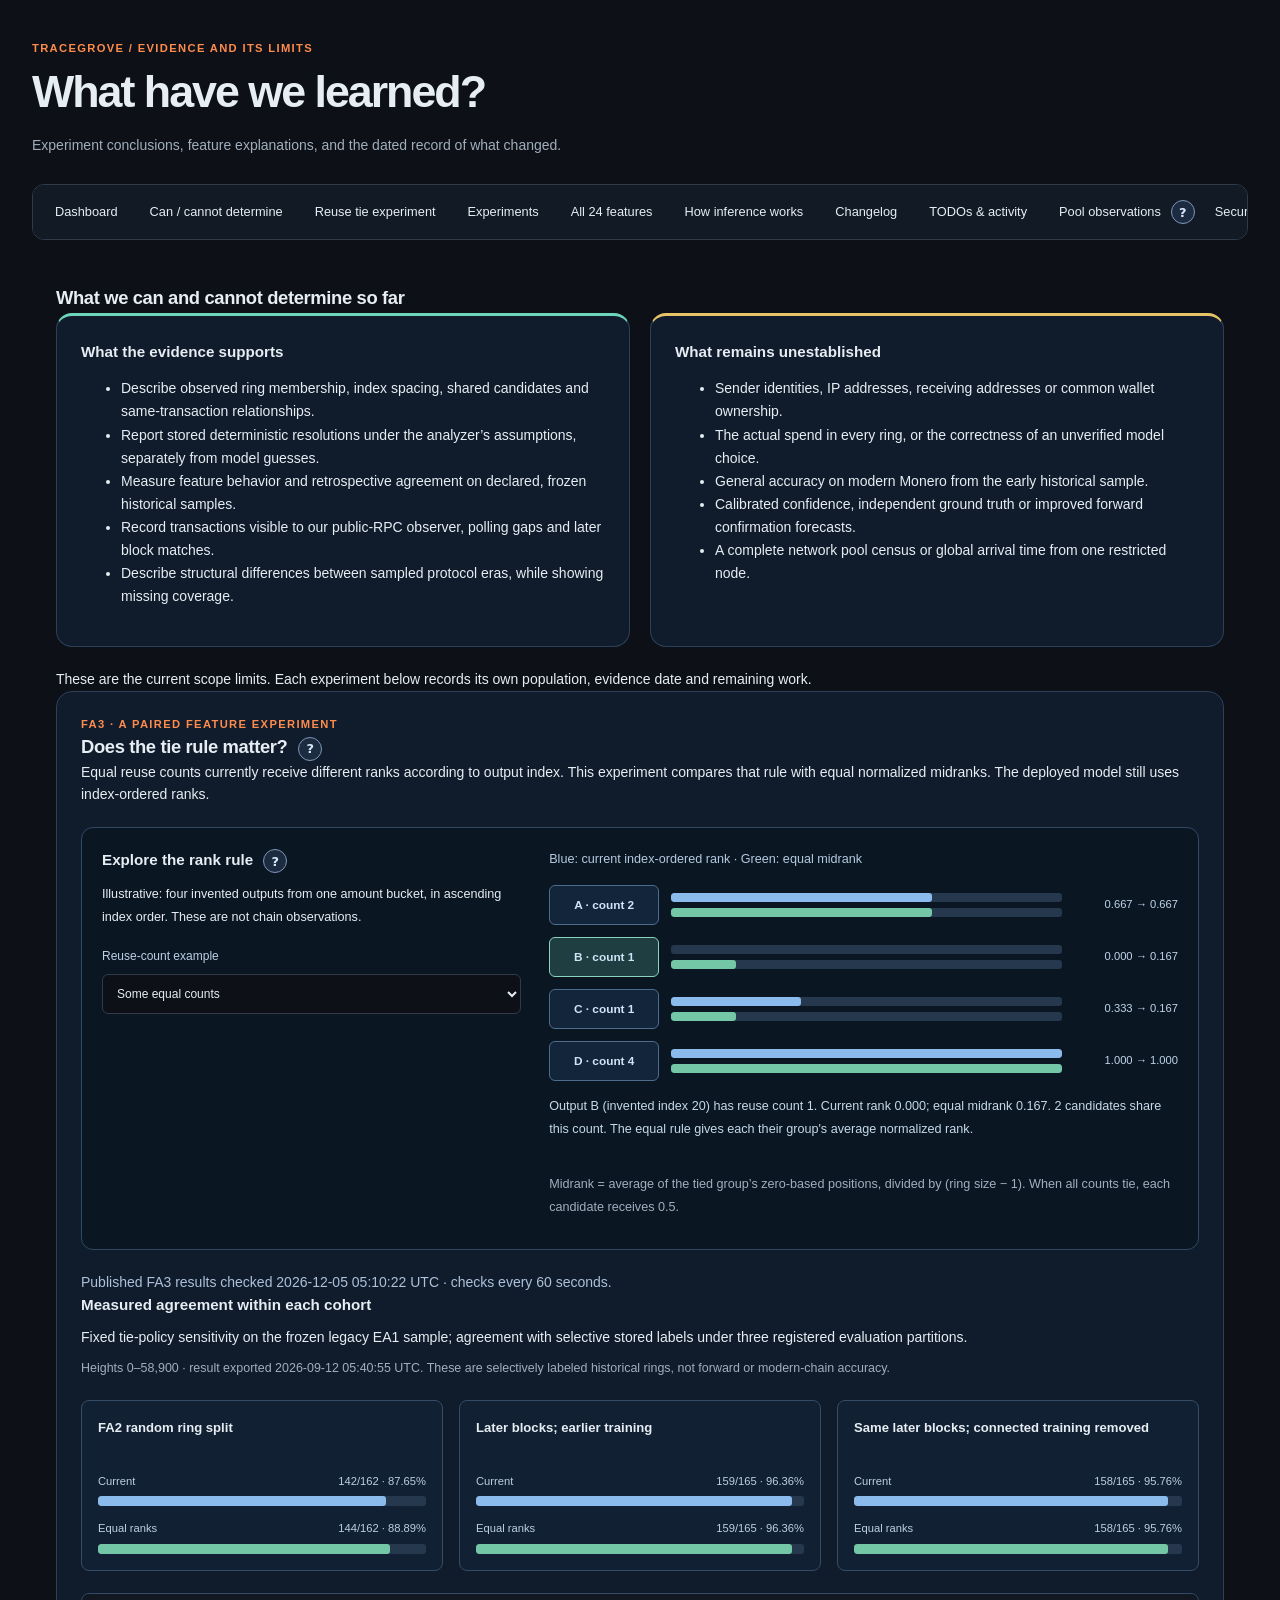
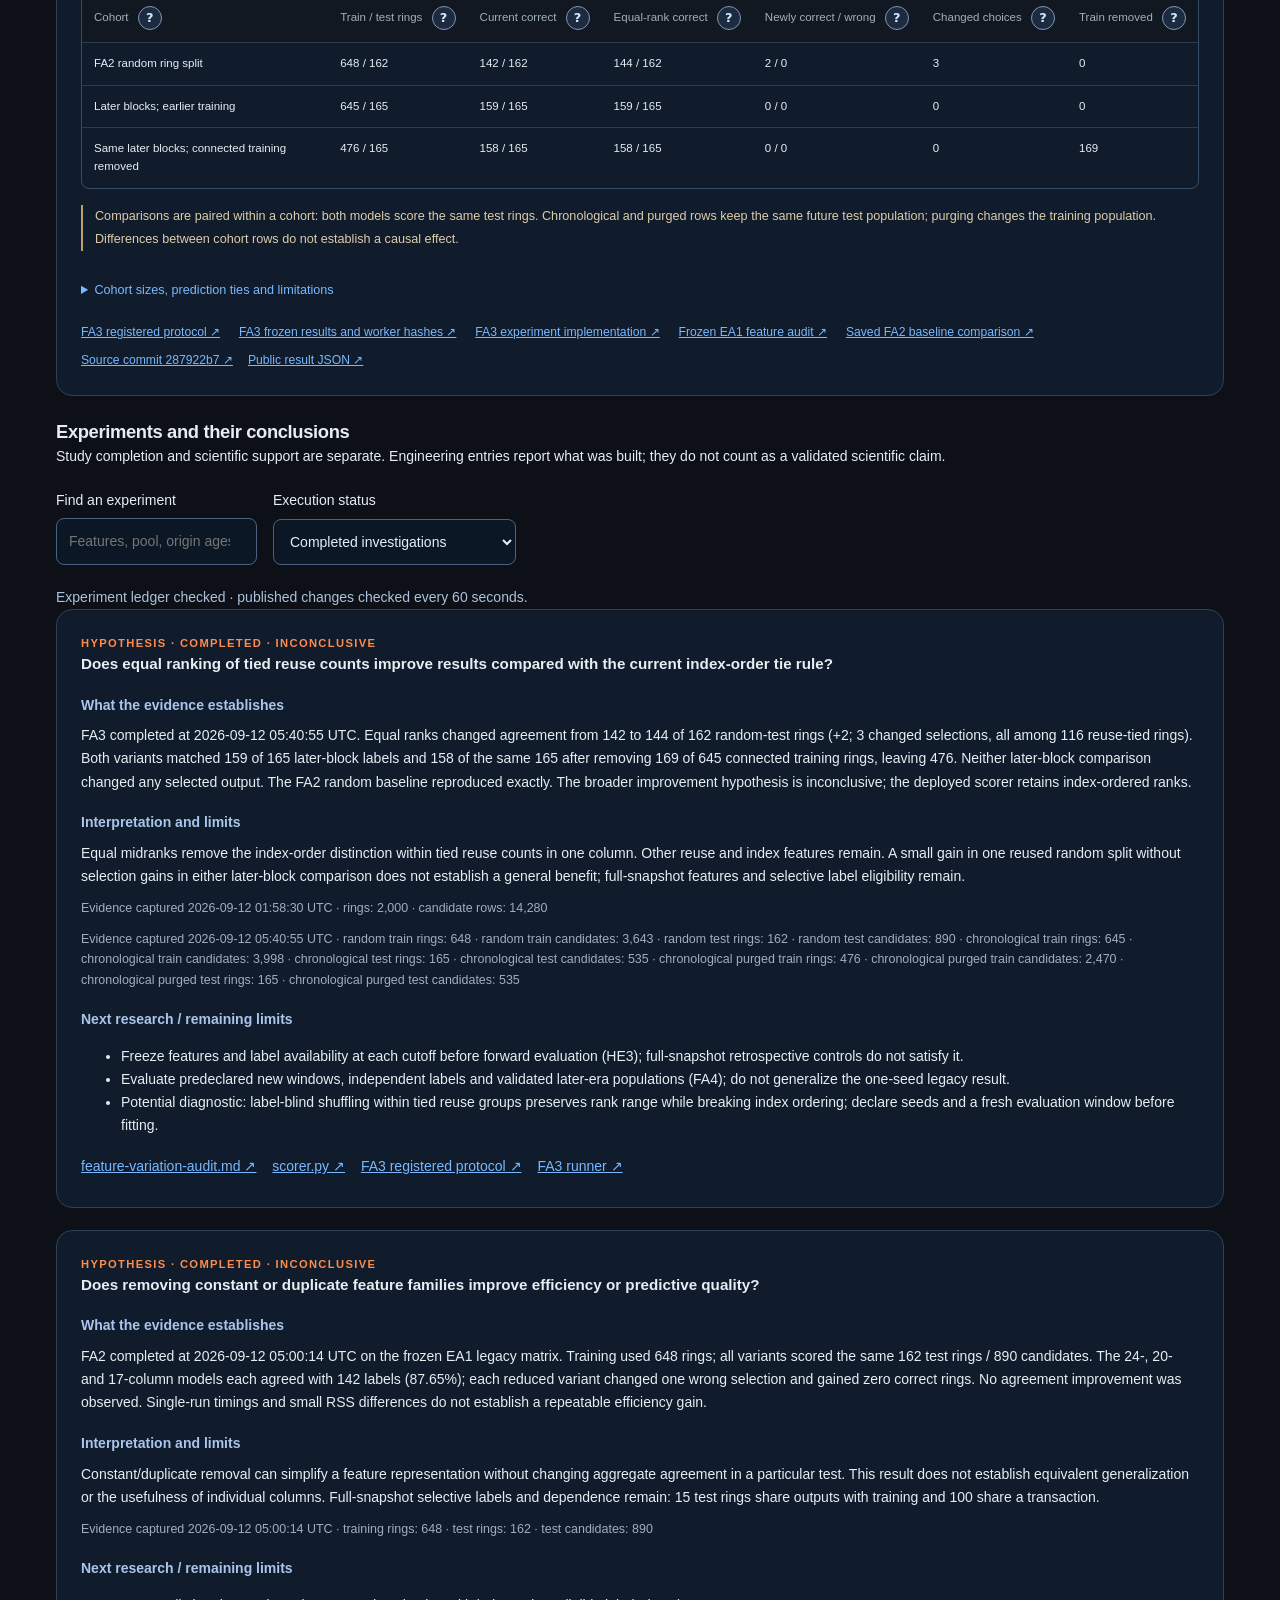
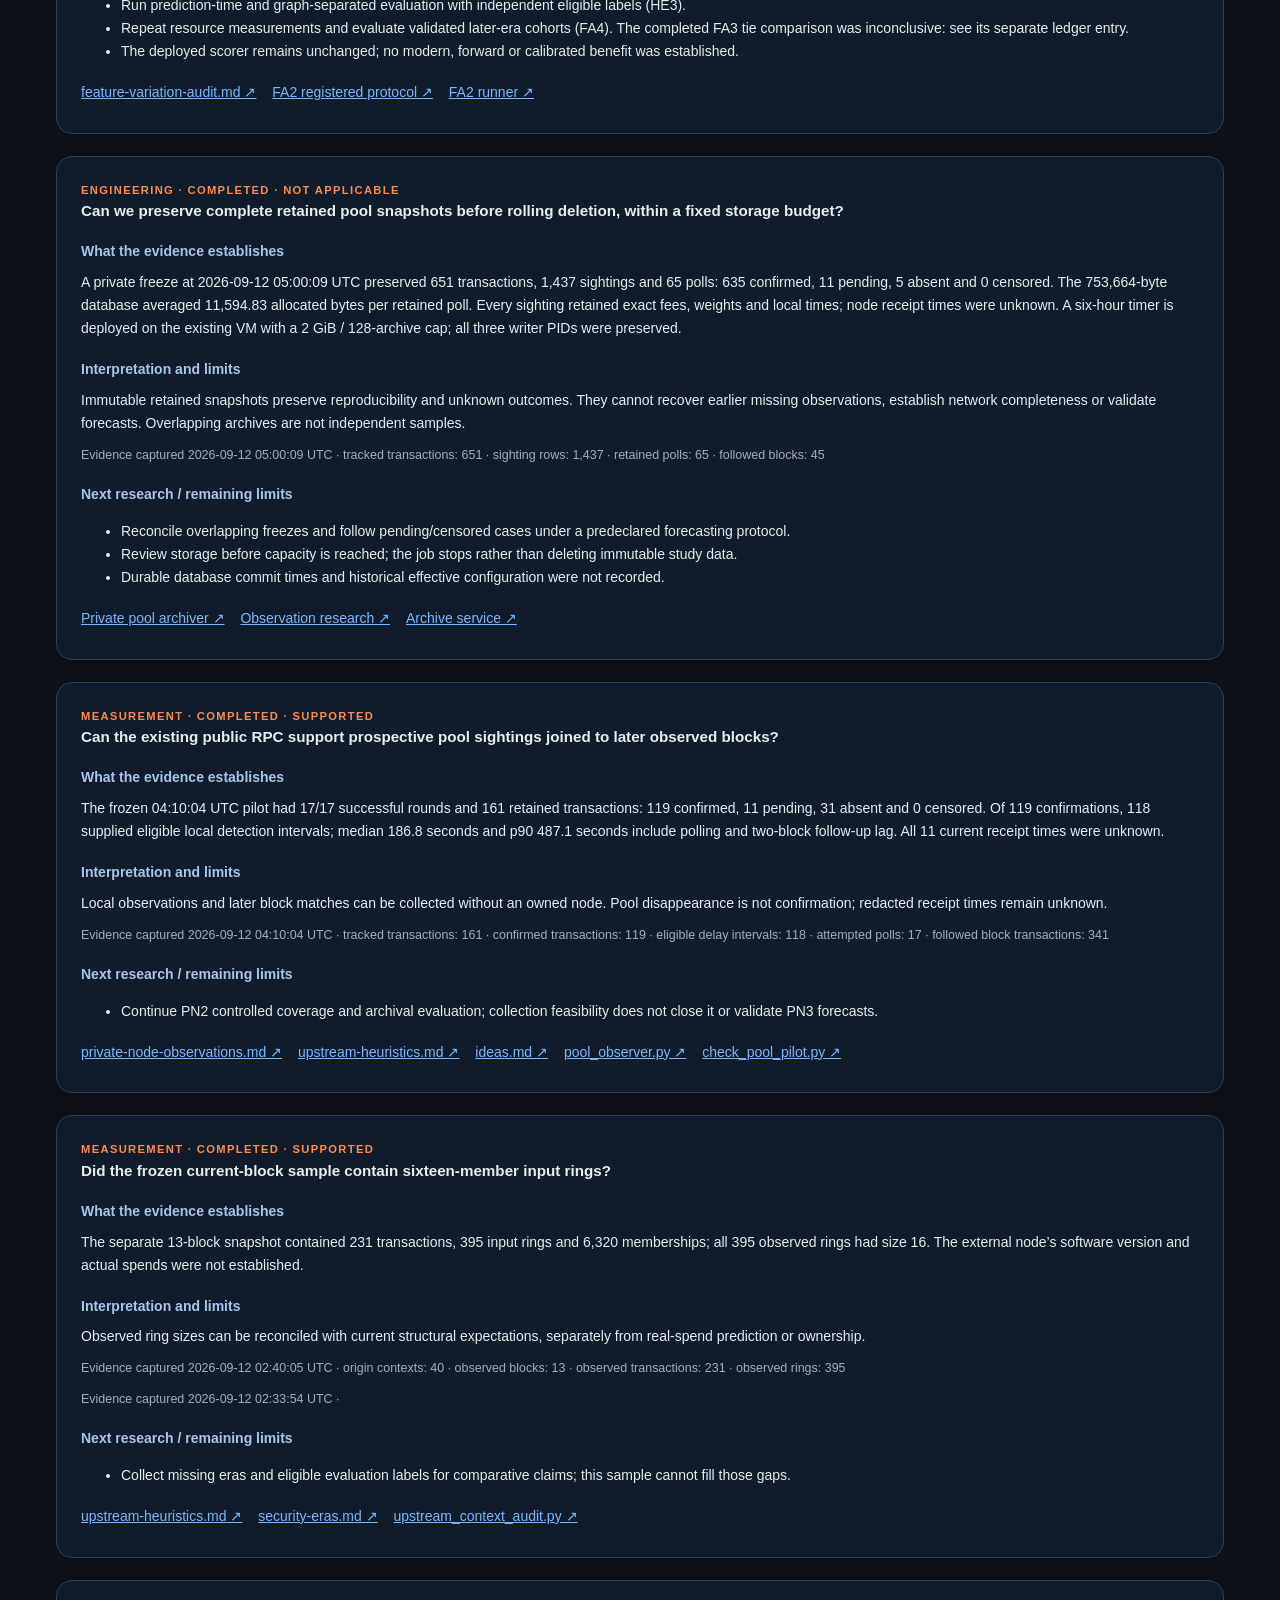
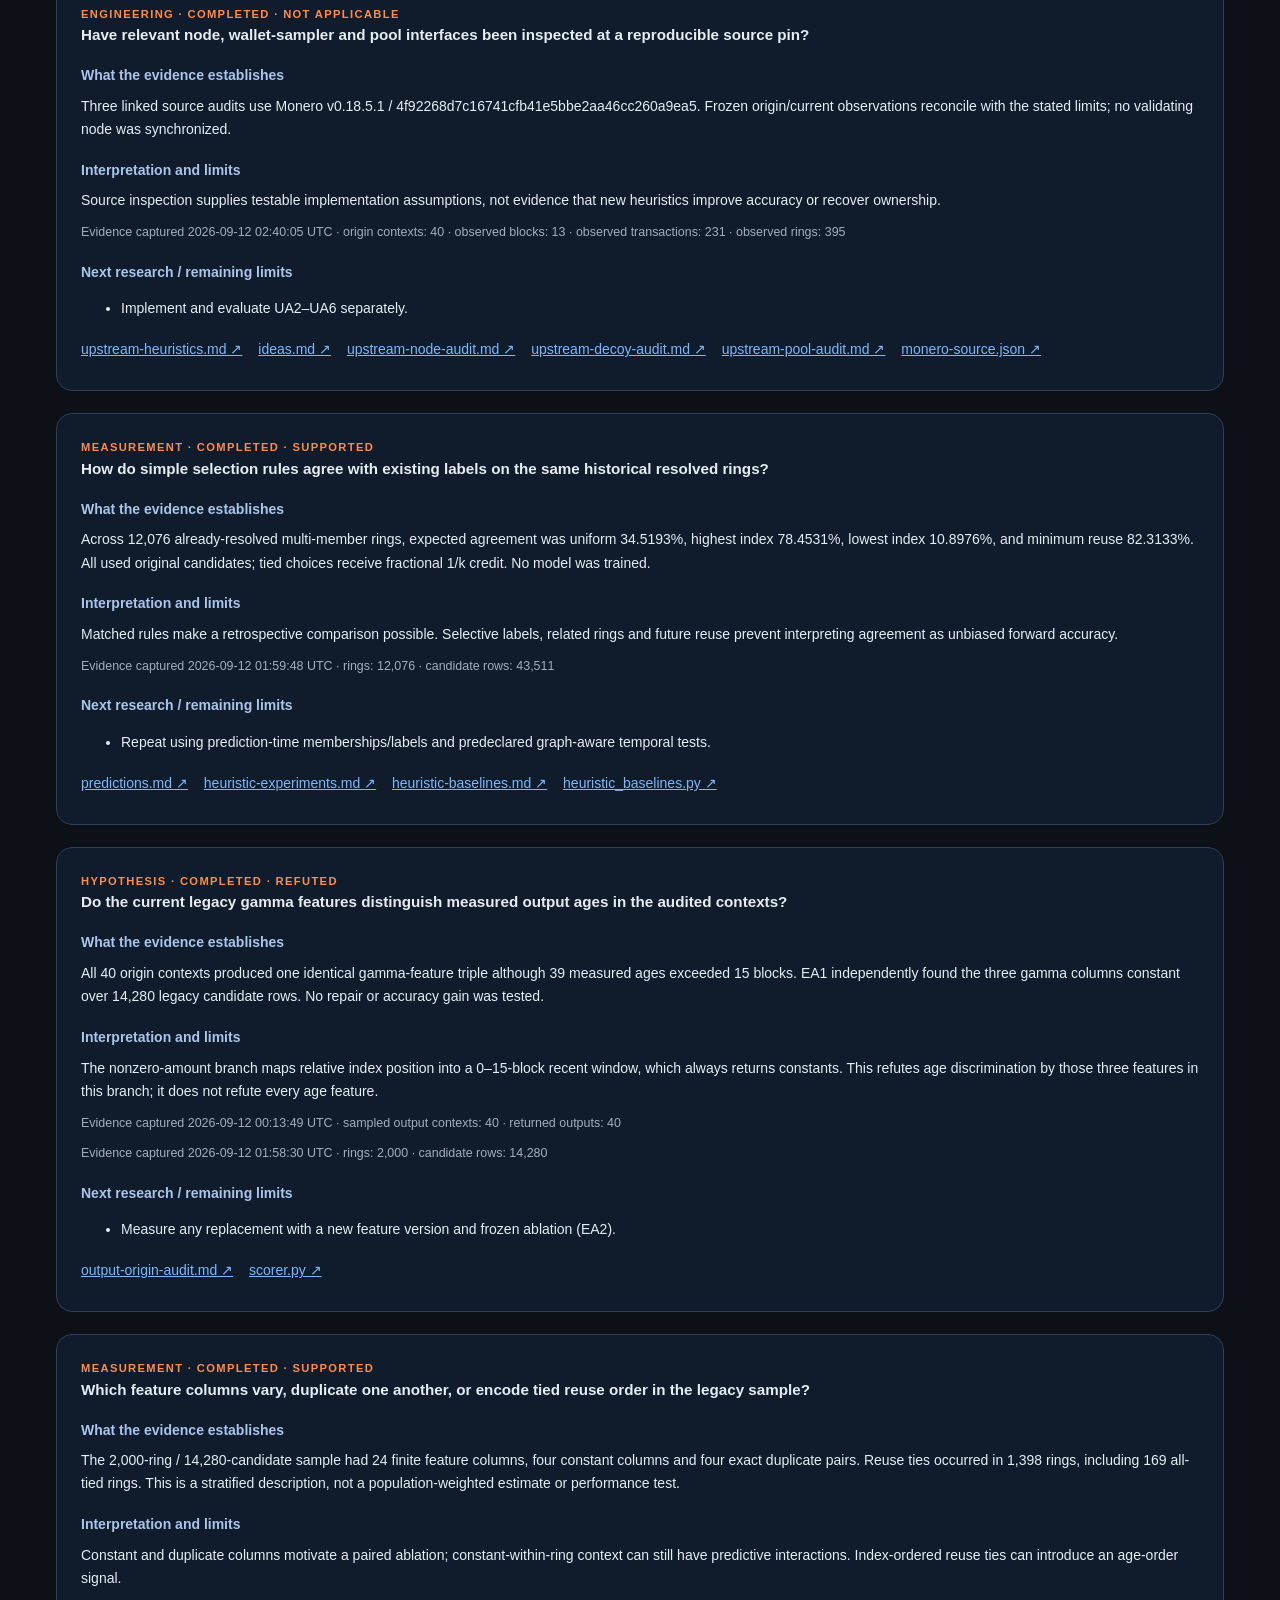
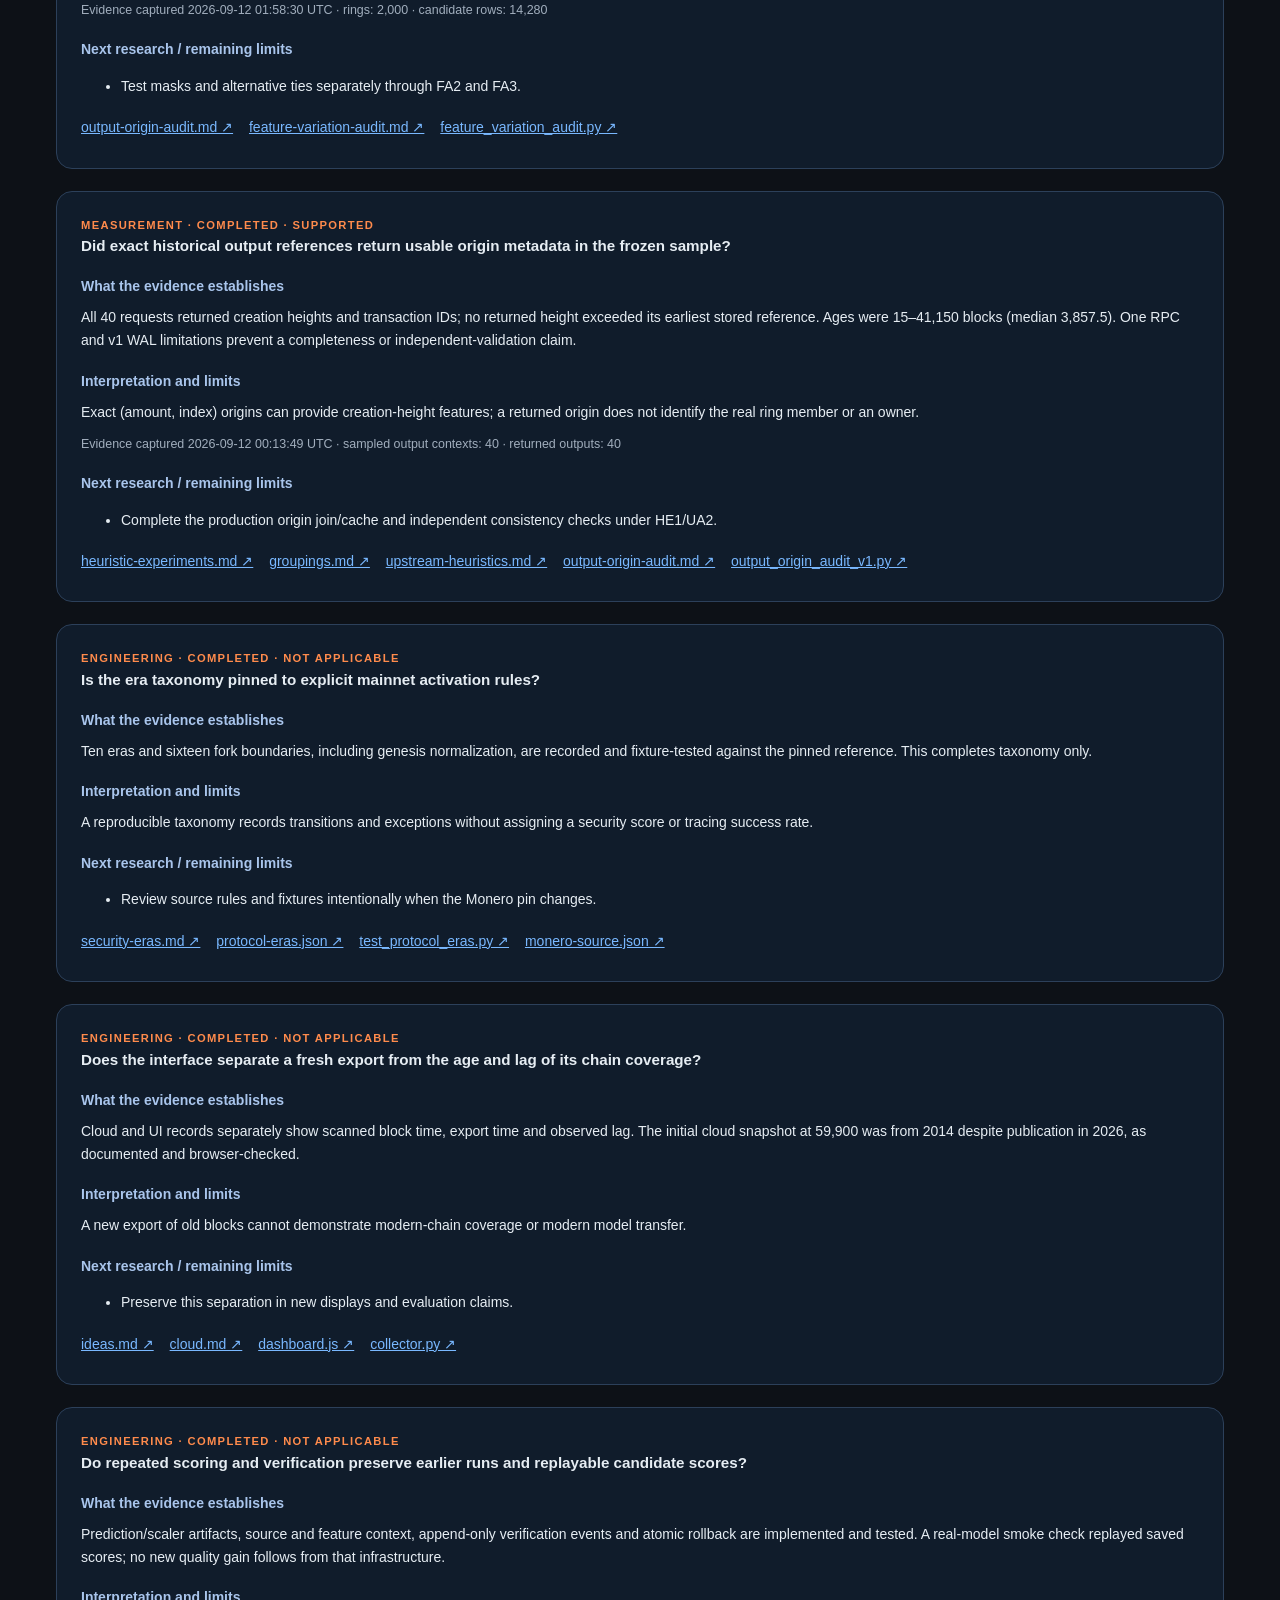
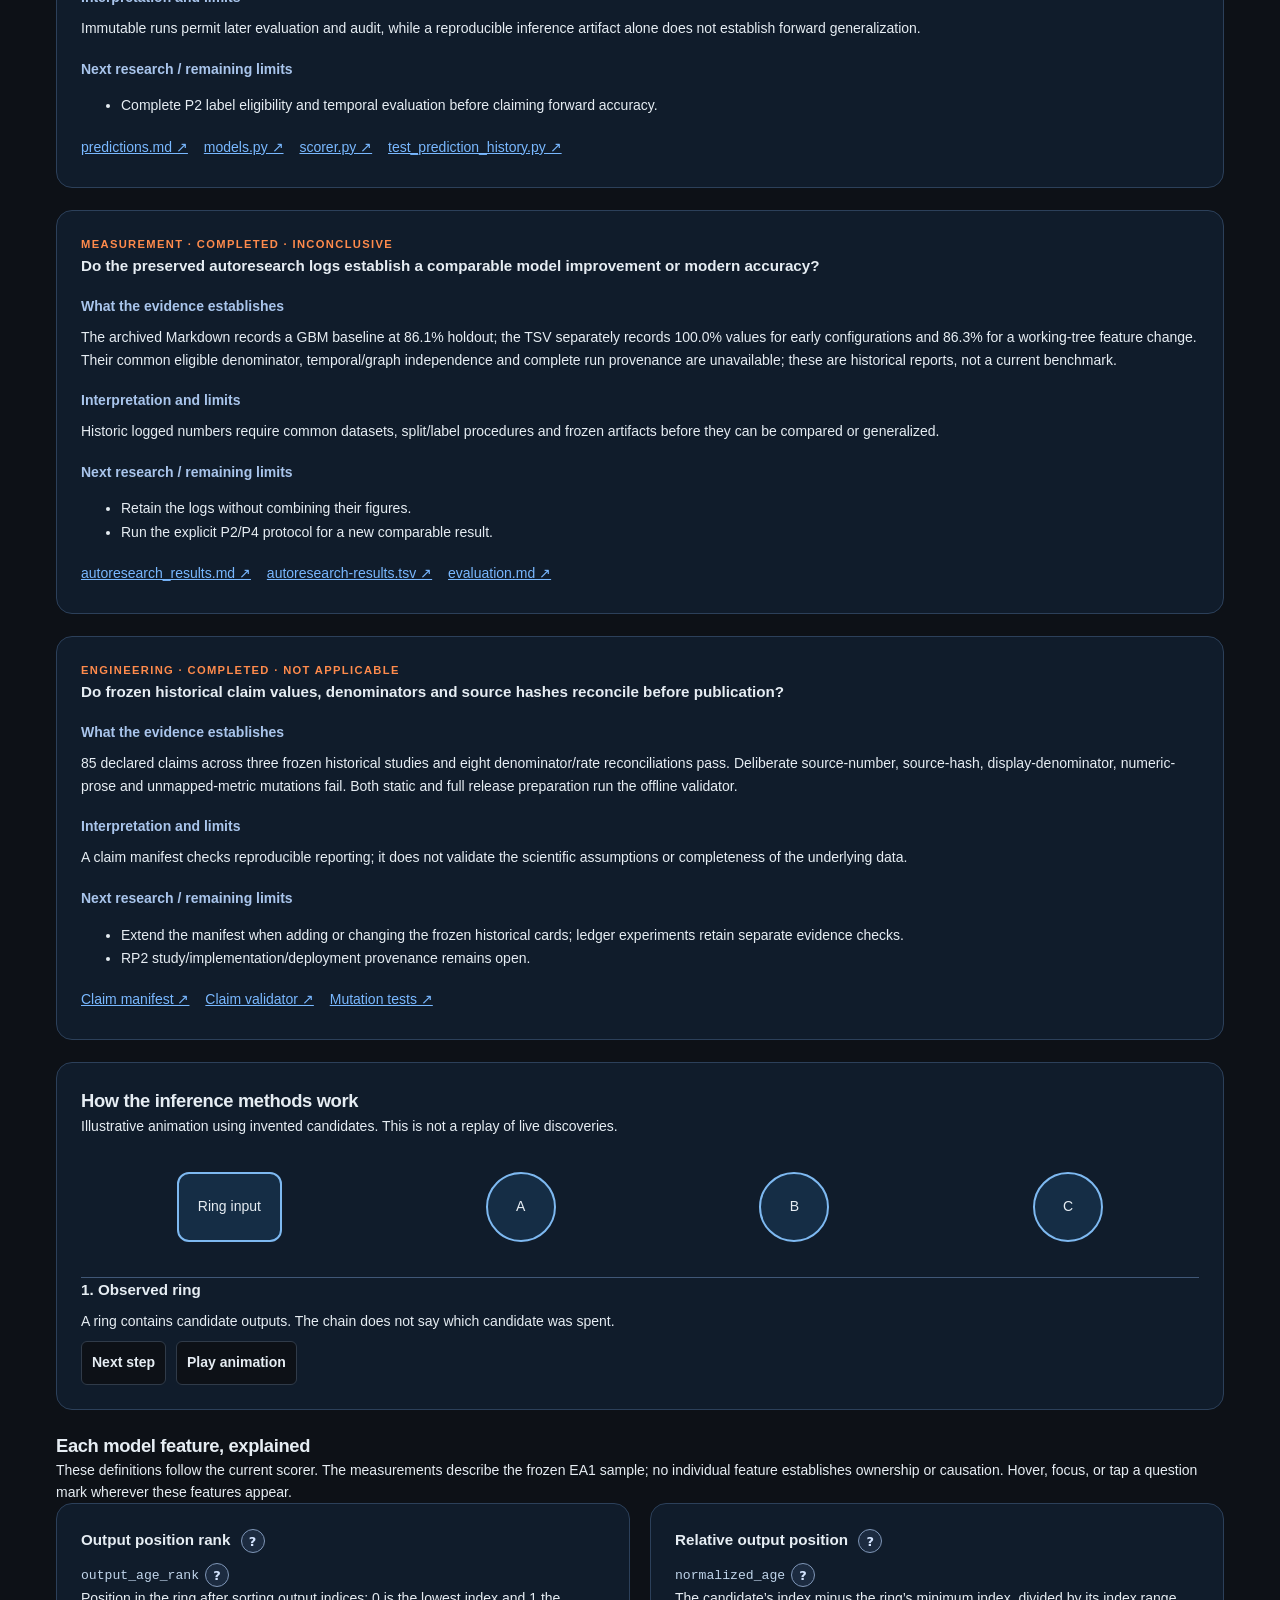
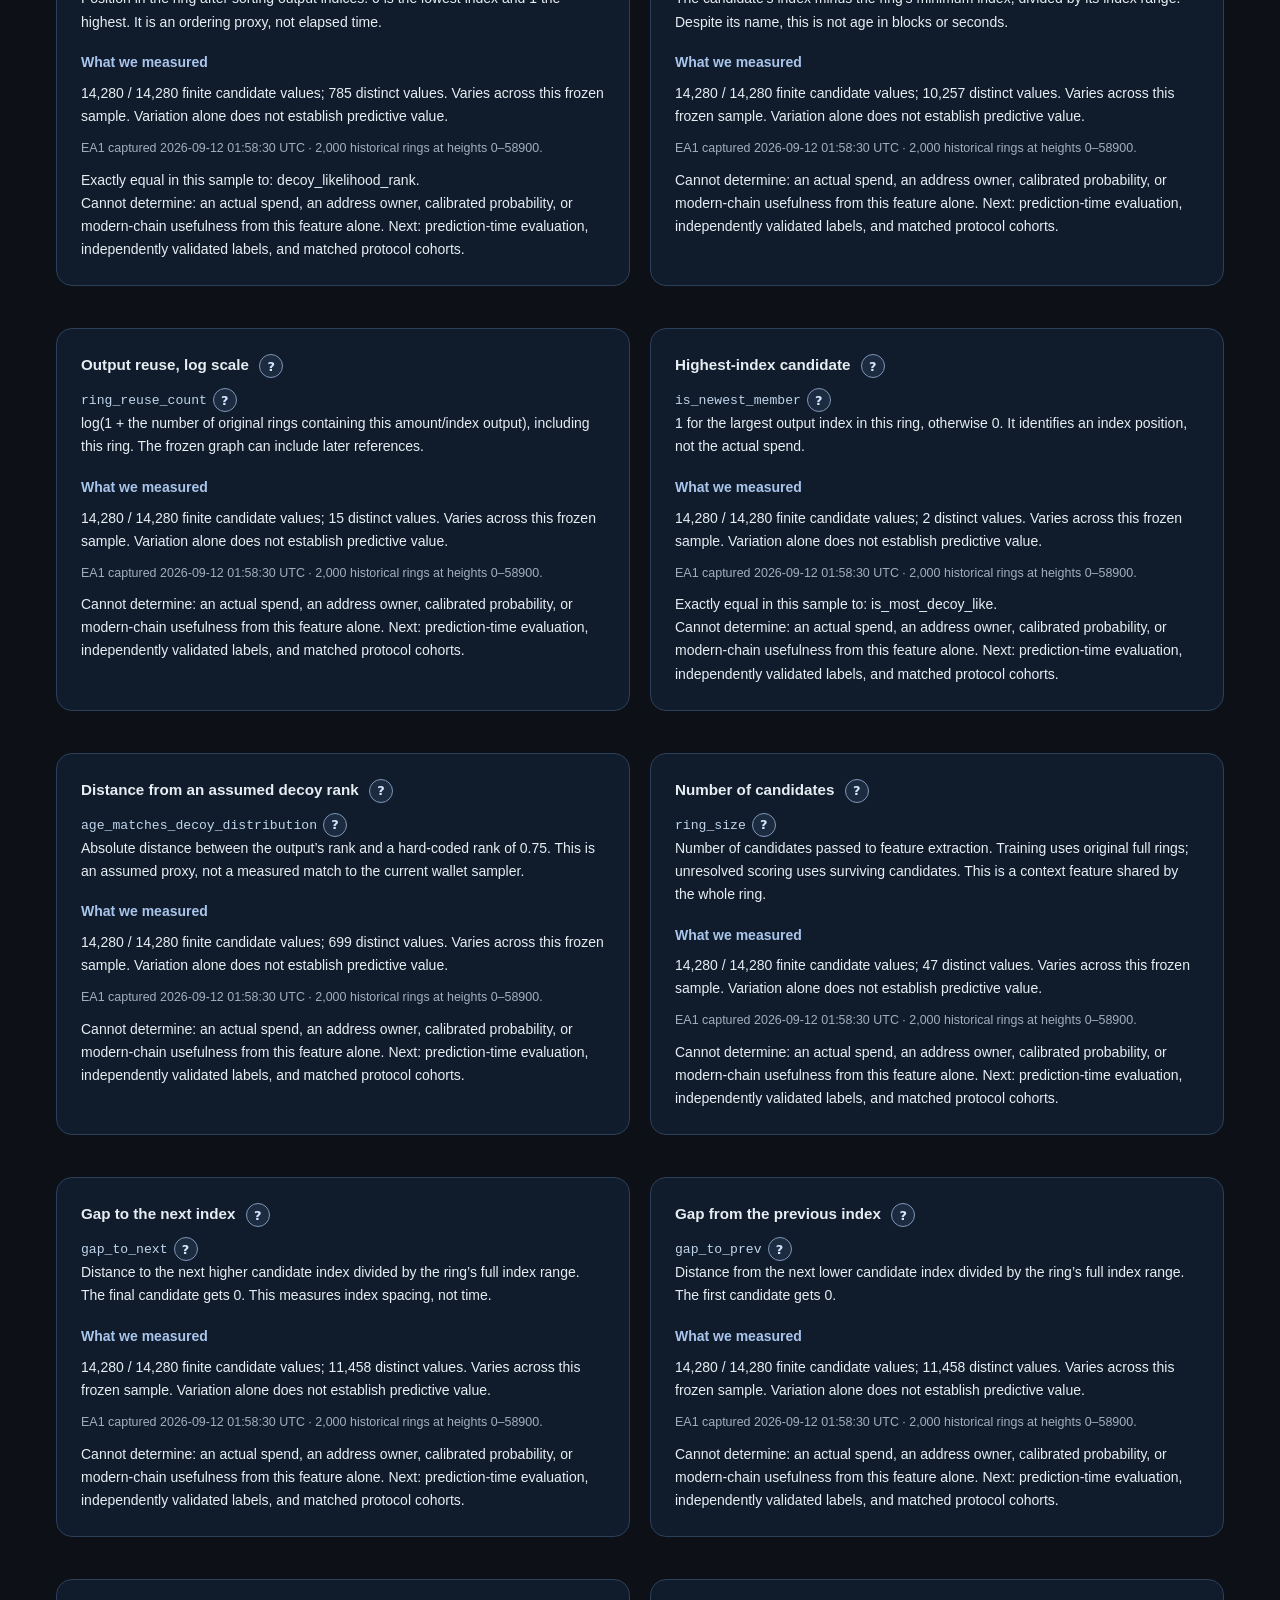
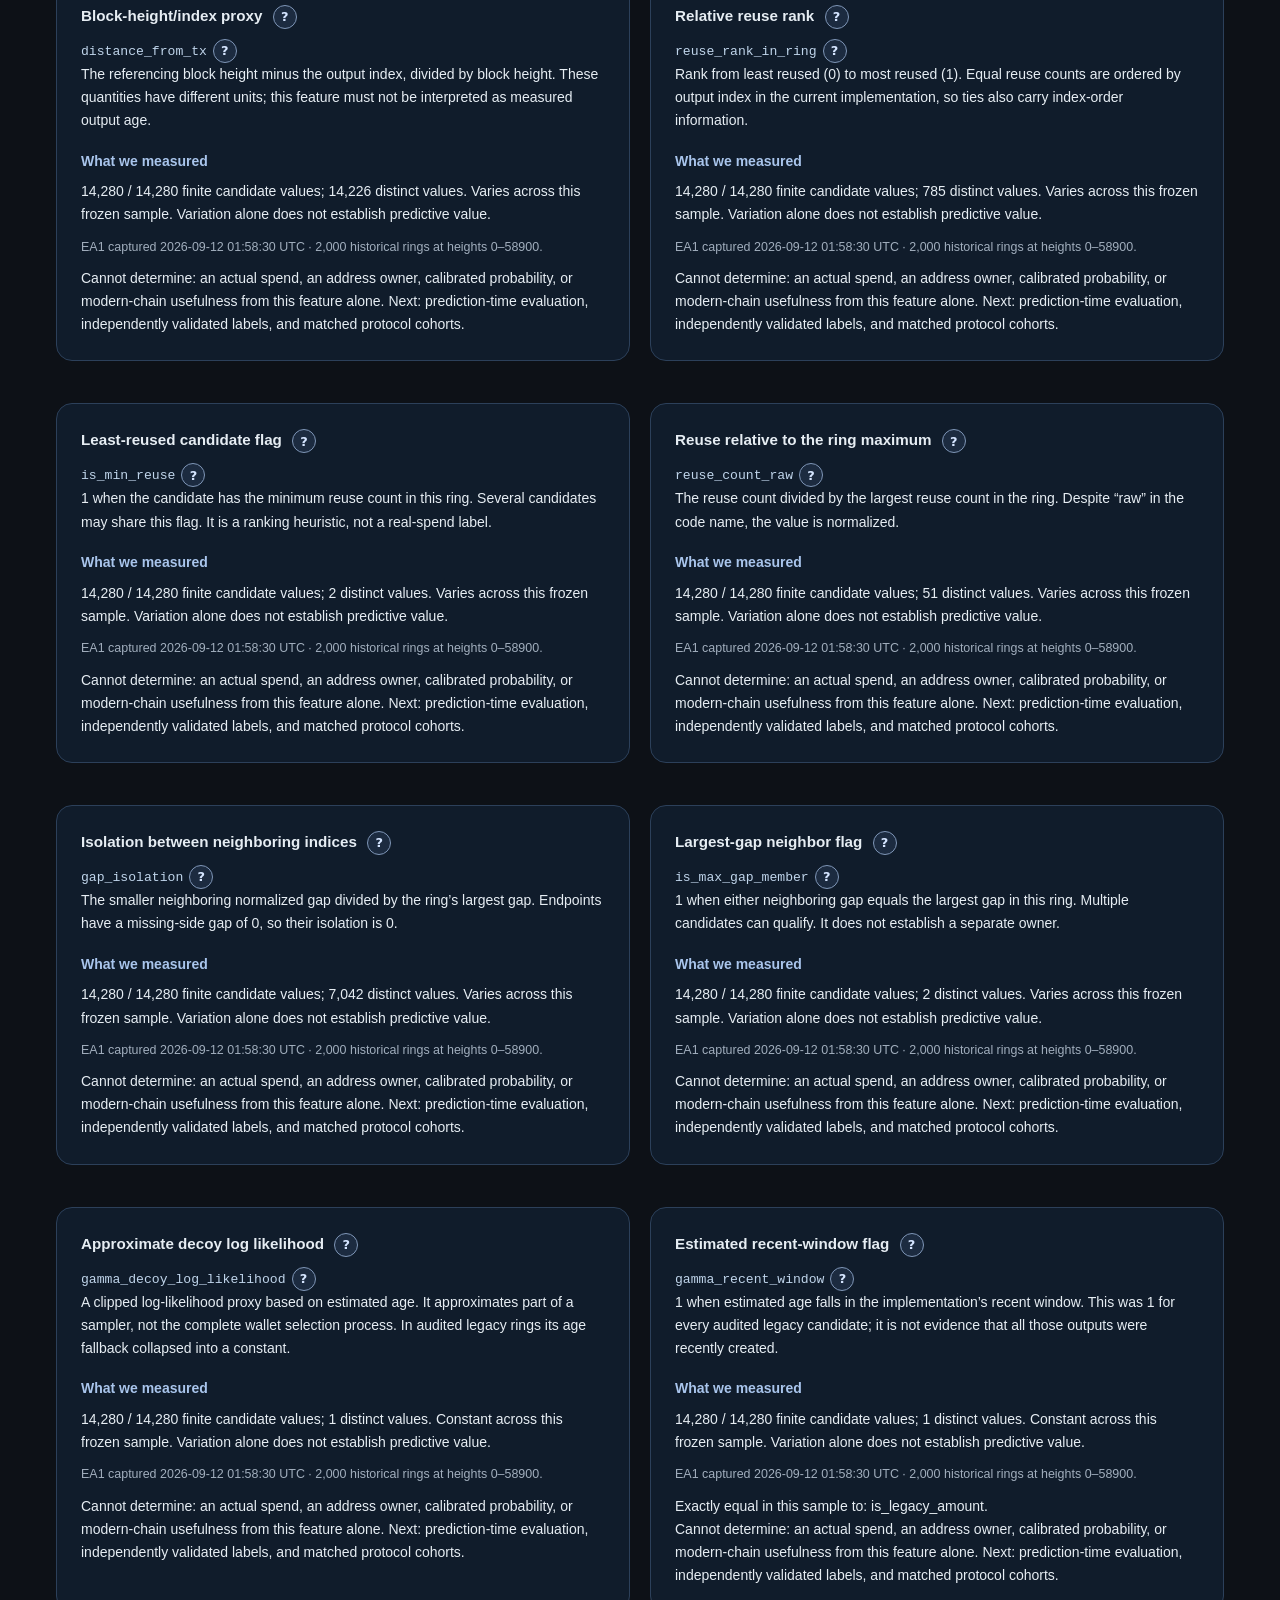
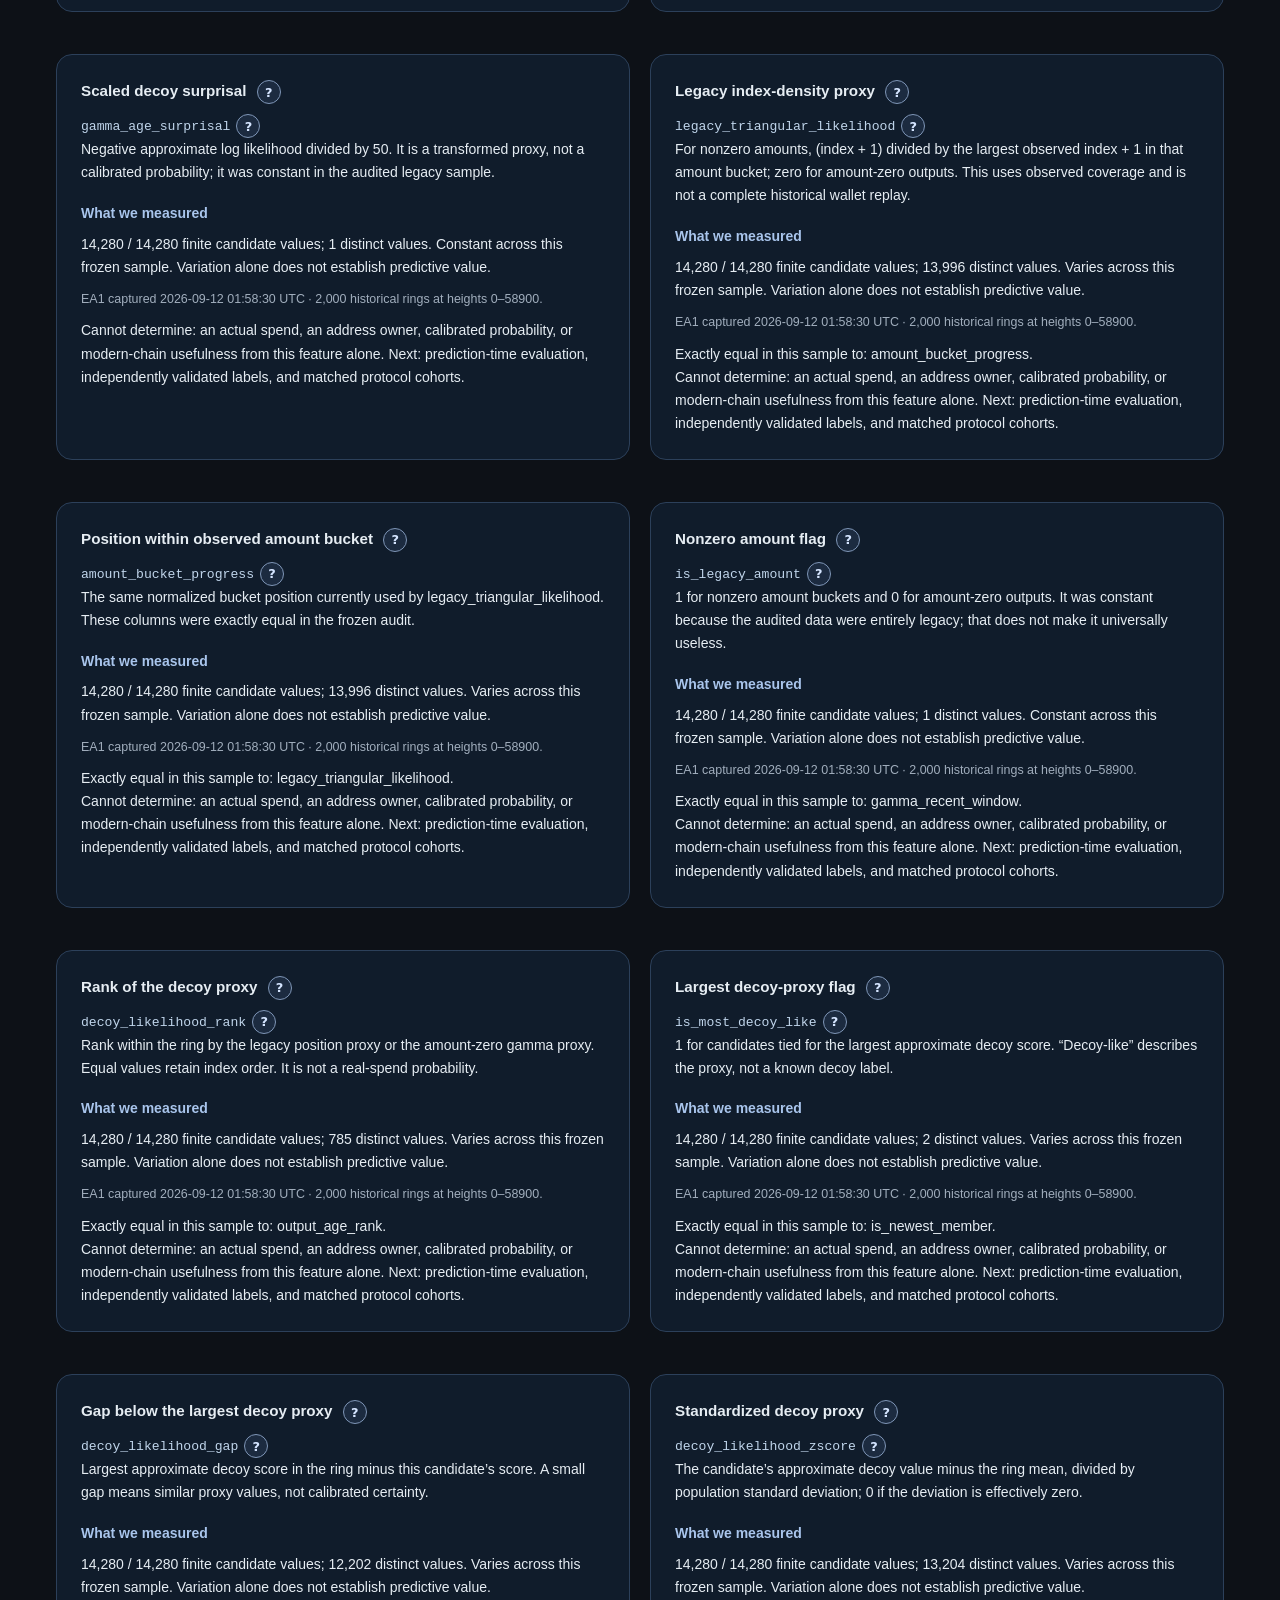
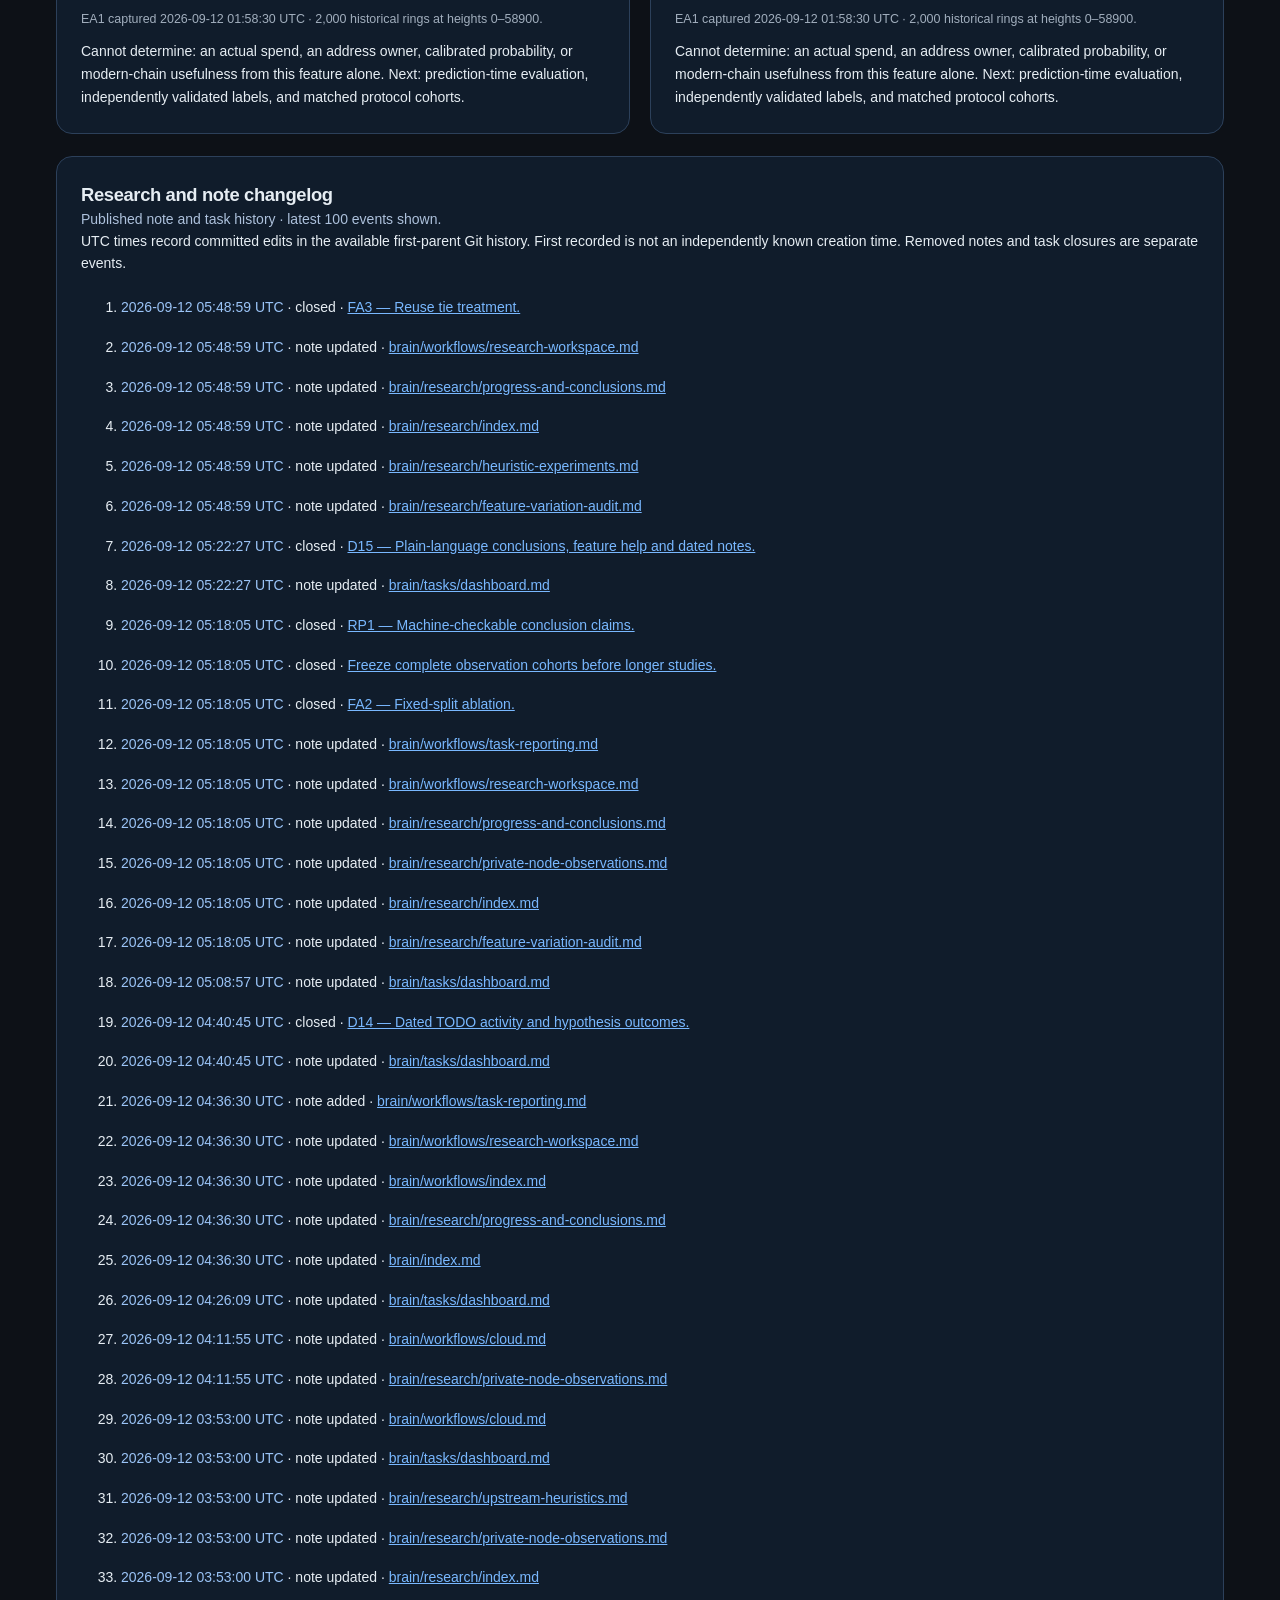
<file: docs/conclusions.html>
<!DOCTYPE html>
<html lang="en"><head><meta charset="UTF-8"><meta name="viewport" content="width=device-width,initial-scale=1"><meta name="color-scheme" content="dark"><title>TraceGrove — Conclusions &amp; experiments</title><link rel="stylesheet" href="dashboard.css"><link rel="stylesheet" href="research-guide.css"><script defer src="live-feed.js"></script><script defer src="task-activity-view.js"></script><script defer src="research-guide.js"></script></head>
<body><a class="skip-link" href="#conclusions">Skip to conclusions</a><header class="page-header"><div><p class="eyebrow">TraceGrove / evidence and its limits</p><h1>What have we learned?</h1><p class="subtitle">Experiment conclusions, feature explanations, and the dated record of what changed.</p></div></header>
<nav class="workspace-nav" aria-label="Research navigation"><a href="index.html">Dashboard</a><a href="#conclusions">Can / cannot determine</a><a href="#reuse-ties">Reuse tie experiment</a><a href="#experiments">Experiments</a><a href="#features">All 24 features</a><a href="#inference-animation">How inference works</a><a href="#changelog">Changelog</a><a href="todos.html">TODOs &amp; activity</a><a href="pool.html">Pool observations</a><a href="eras.html">Security eras</a></nav>
<main class="guide-main"><section id="conclusions"><h2>What we can and cannot determine so far</h2><div class="guide-grid"><article class="guide-card guide-can"><h3>What the evidence supports</h3><ul><li>Describe observed ring membership, index spacing, shared candidates and same-transaction relationships.</li><li>Report stored deterministic resolutions under the analyzer’s assumptions, separately from model guesses.</li><li>Measure feature behavior and retrospective agreement on declared, frozen historical samples.</li><li>Record transactions visible to our public-RPC observer, polling gaps and later block matches.</li><li>Describe structural differences between sampled protocol eras, while showing missing coverage.</li></ul></article><article class="guide-card guide-cannot"><h3>What remains unestablished</h3><ul><li>Sender identities, IP addresses, receiving addresses or common wallet ownership.</li><li>The actual spend in every ring, or the correctness of an unverified model choice.</li><li>General accuracy on modern Monero from the early historical sample.</li><li>Calibrated confidence, independent ground truth or improved forward confirmation forecasts.</li><li>A complete network pool census or global arrival time from one restricted node.</li></ul></article></div><p>These are the current scope limits. Each experiment below records its own population, evidence date and remaining work.</p></section>
<section id="reuse-ties" class="guide-section" aria-labelledby="reuse-ties-heading"><p class="eyebrow">FA3 · a paired feature experiment</p><h2 id="reuse-ties-heading">Does the tie rule matter?</h2><p>Equal reuse counts currently receive different ranks according to output index. This experiment compares that rule with equal normalized midranks. The deployed model still uses index-ordered ranks.</p><div id="reuse-rank-example"></div><p id="reuse-tie-status" class="guide-status" role="status">Checking the registered experiment results…</p><div id="reuse-tie-results" aria-busy="true"><p>Results have not loaded. The example above is illustrative and contains no measured outcomes.</p></div></section>
<section id="experiments"><h2>Experiments and their conclusions</h2><p>Study completion and scientific support are separate. Engineering entries report what was built; they do not count as a validated scientific claim.</p><div class="guide-controls"><label>Find an experiment<input id="conclusion-search" type="search" placeholder="Features, pool, origin ages…"></label><label>Execution status<select id="conclusion-filter"><option value="completed">Completed investigations</option><option value="all">All experiments and future work</option><option value="in_progress">In progress</option><option value="not_started">Not started</option><option value="deferred">Deferred</option></select></label></div><p id="conclusion-status" class="guide-status" role="status">Loading experiment evidence…</p><div id="conclusion-results"></div></section>
<section id="inference-animation" class="guide-section"></section>
<section id="features"><h2>Each model feature, explained</h2><p>These definitions follow the current scorer. The measurements describe the frozen EA1 sample; no individual feature establishes ownership or causation. Hover, focus, or tap a question mark wherever these features appear.</p><div id="feature-explanations" class="guide-grid"></div></section>
<section id="changelog" class="guide-section"><h2>Research and note changelog</h2><p id="changelog-status" class="guide-status" role="status">Loading dated changes…</p><div id="research-changelog"></div></section></main></body></html>
</file>
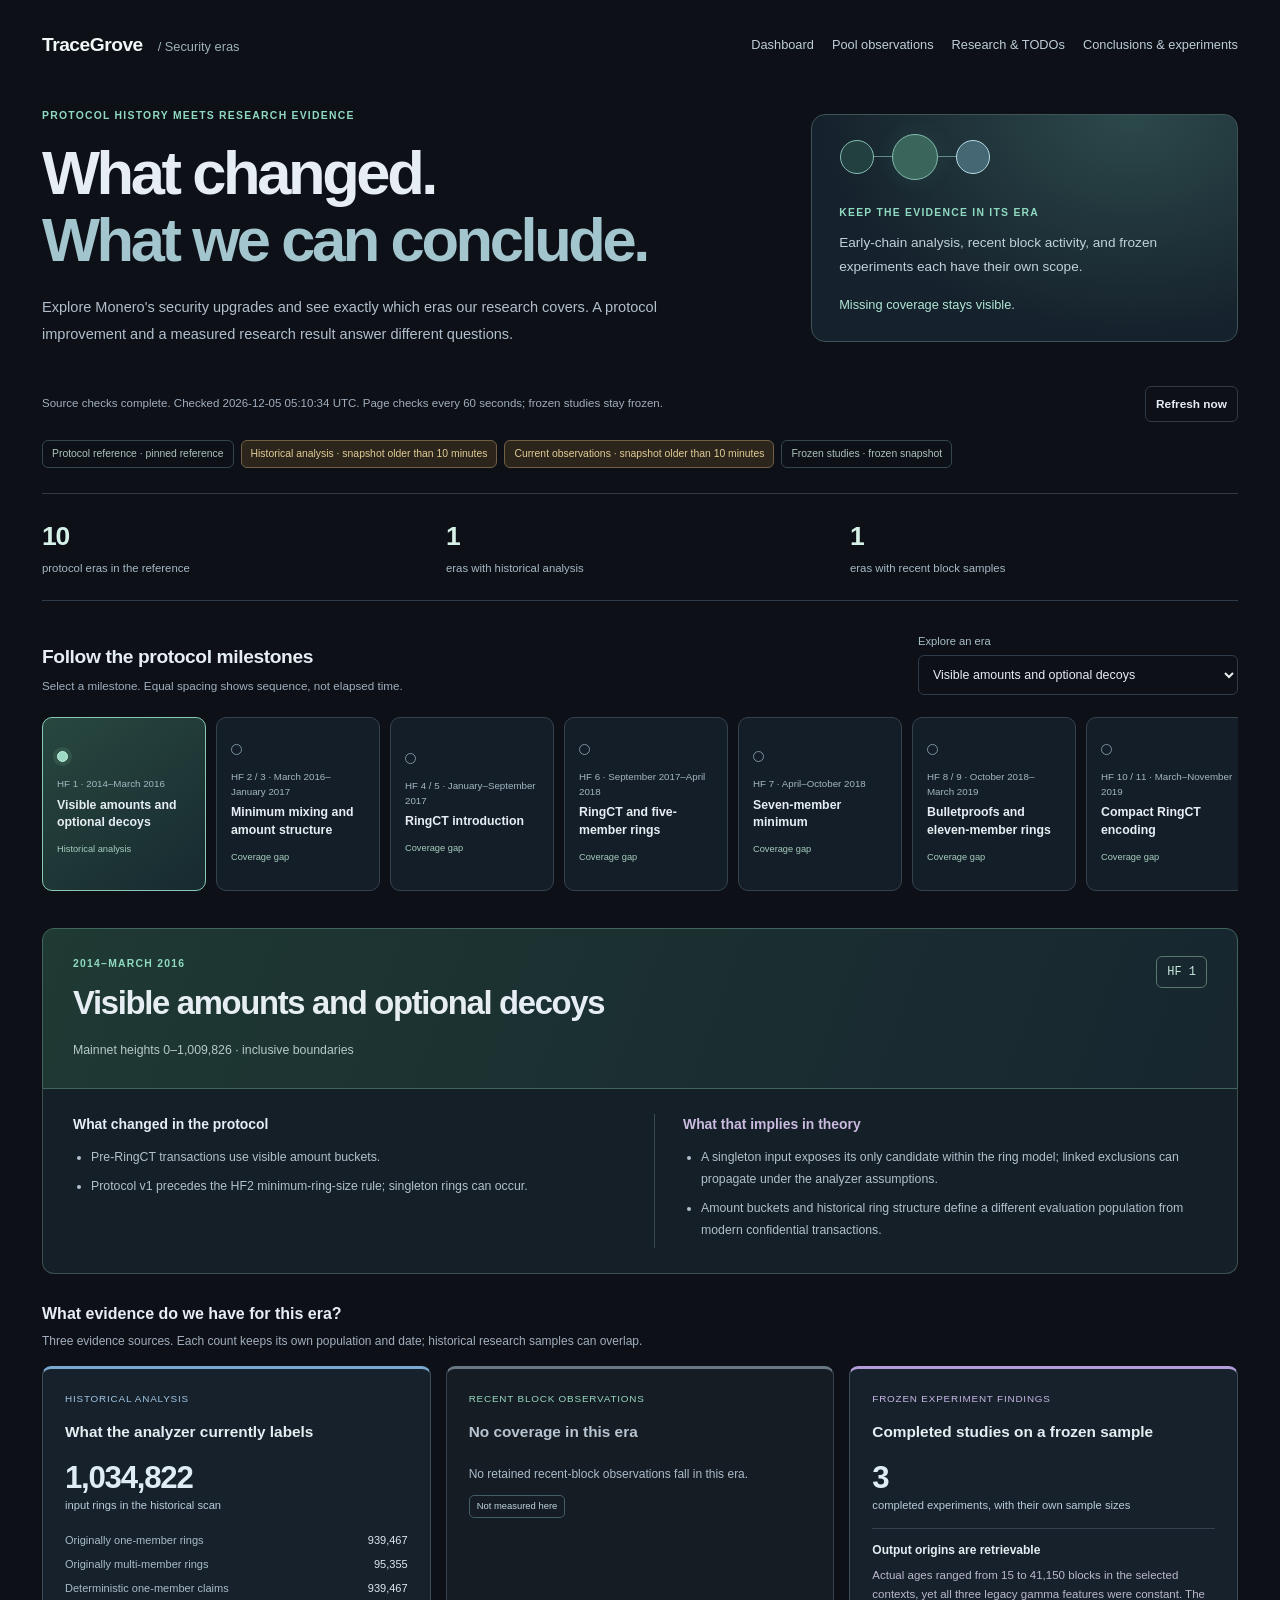
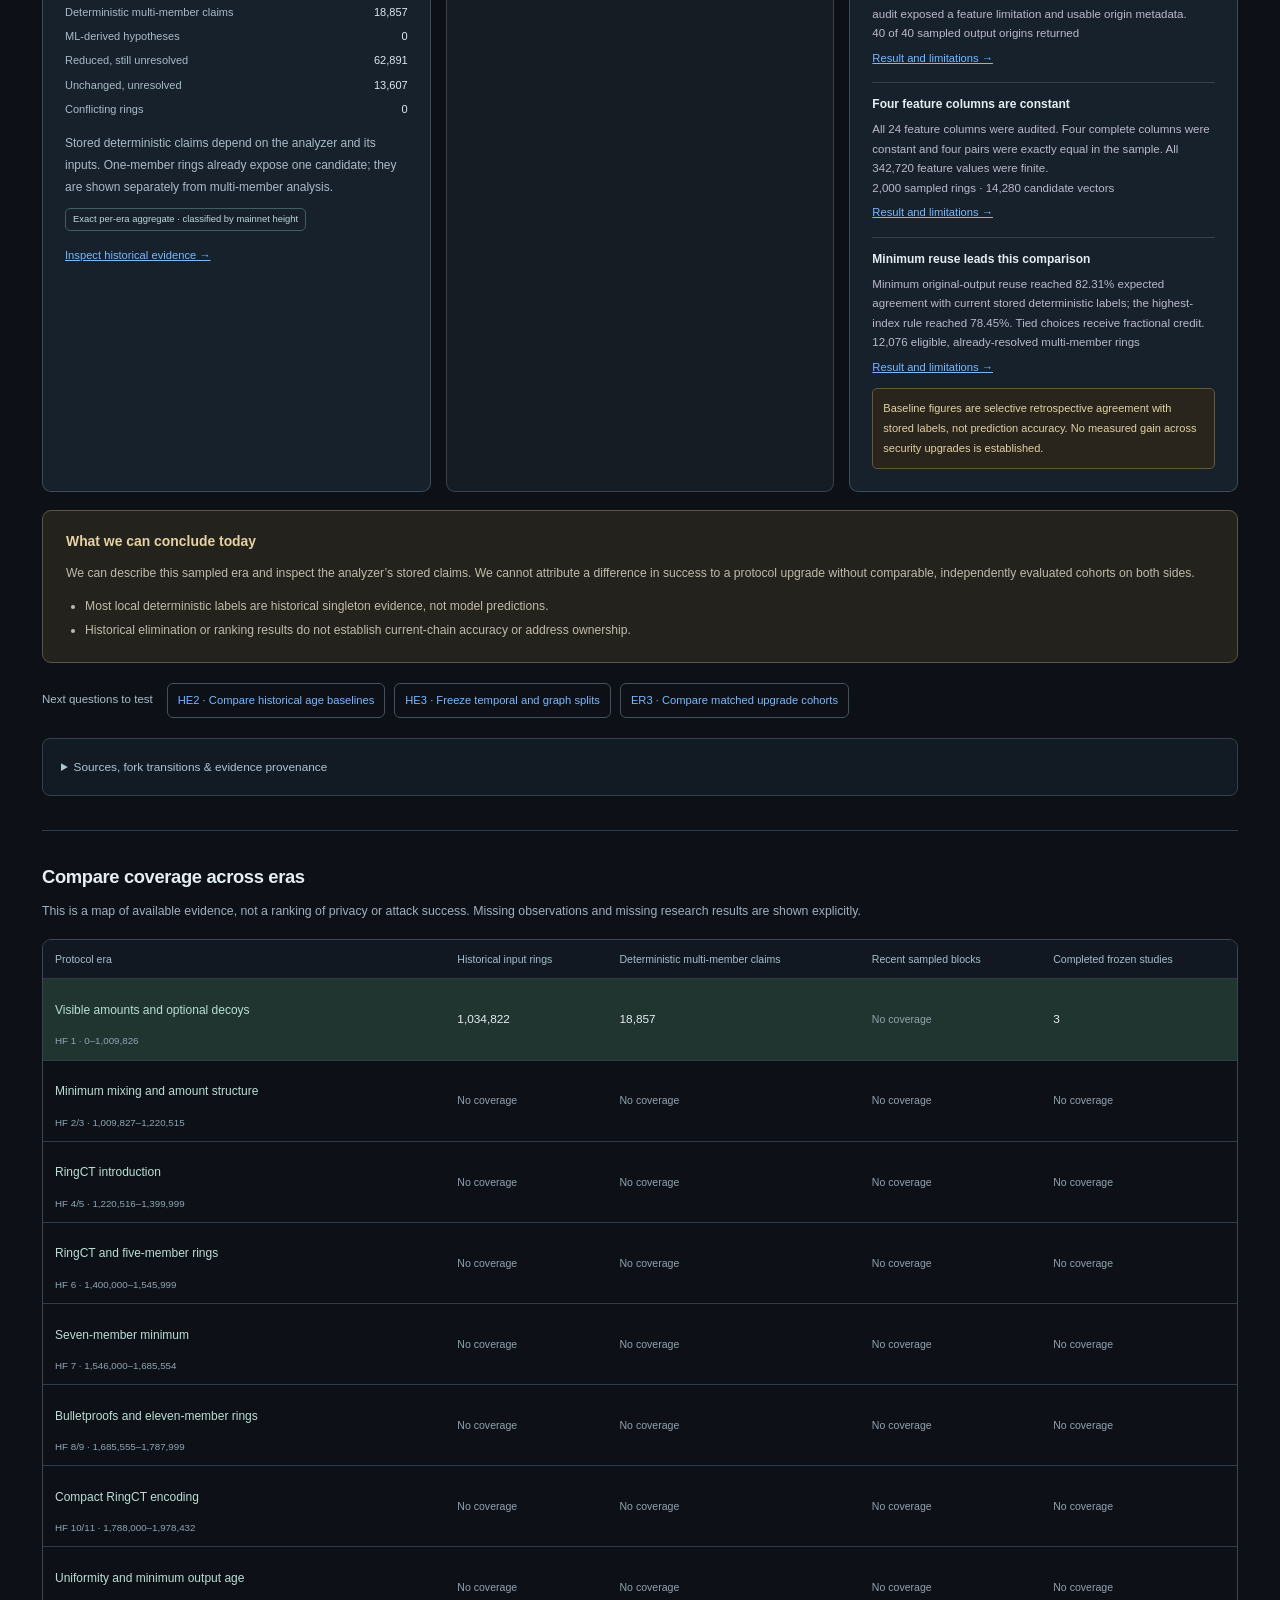
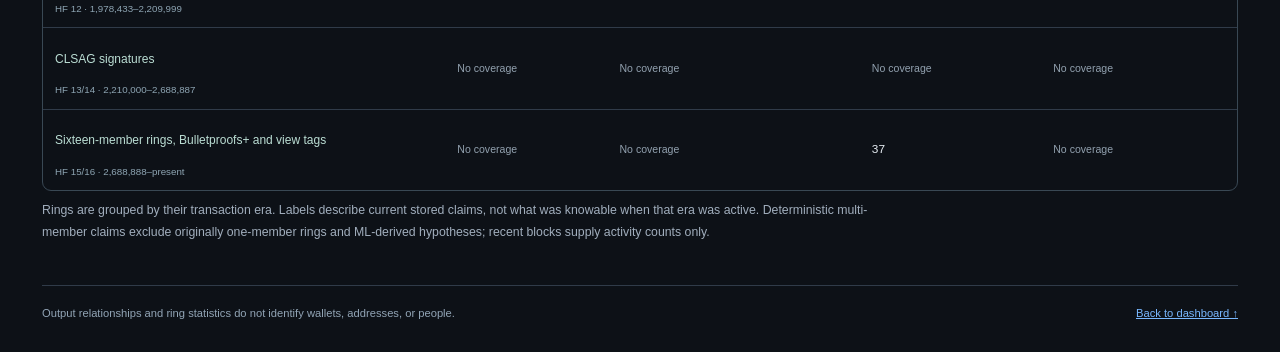
<file: docs/eras.html>
<!DOCTYPE html>
<html lang="en">
<head>
    <meta charset="UTF-8">
    <meta name="viewport" content="width=device-width, initial-scale=1.0">
    <meta name="color-scheme" content="dark">
    <title>Security eras — TraceGrove</title>
    <meta name="description" content="Explore Monero's protocol changes alongside the historical research, current block observations, and evidence gaps in TraceGrove.">
    <link rel="stylesheet" href="dashboard.css">
    <link rel="stylesheet" href="era-view.css">
    <script defer src="live-feed.js"></script>
    <script defer src="era-view.js"></script>
    <link rel="stylesheet" href="research-guide.css">
    <script defer src="research-guide.js"></script>
</head>
<body class="era-page">
    <a class="skip-link" href="#era-selection">Skip to era explorer</a>
    <header class="era-header">
        <a class="era-brand" href="index.html">TraceGrove <span>/ Security eras</span></a>
        <nav aria-label="Main navigation"><a href="index.html">Dashboard</a><a href="pool.html">Pool observations</a><a href="todos.html">Research &amp; TODOs</a><a href="conclusions.html">Conclusions &amp; experiments</a>
    </nav>
    </header>
    <main>
        <section class="era-hero" aria-labelledby="era-title">
            <div><p class="era-kicker">Protocol history meets research evidence</p><h1 id="era-title">What changed.<br><span>What we can conclude.</span></h1><p class="era-lead">Explore Monero's security upgrades and see exactly which eras our research covers. A protocol improvement and a measured research result answer different questions.</p></div>
            <aside class="era-hero-note"><span class="era-orbit" aria-hidden="true"><i></i><i></i><i></i></span><p class="era-kicker">Keep the evidence in its era</p><p>Early-chain analysis, recent block activity, and frozen experiments each have their own scope.</p><strong>Missing coverage stays visible.</strong></aside>
        </section>
        <div id="era-root" aria-busy="true"><p class="era-loading" role="status">Loading protocol milestones and research coverage…</p></div>
    </main>
    <footer class="era-footer"><p>Output relationships and ring statistics do not identify wallets, addresses, or people.</p><a href="index.html">Back to dashboard ↑</a></footer>
    <noscript><p class="notice">This explorer needs JavaScript. Read the <a href="protocol-eras.json">protocol manifest</a>, <a href="data.json">historical export</a>, <a href="live-observations.json">current observations</a>, or <a href="research-progress.json">frozen research findings</a>.</p></noscript>
</body>
</html>
</file>
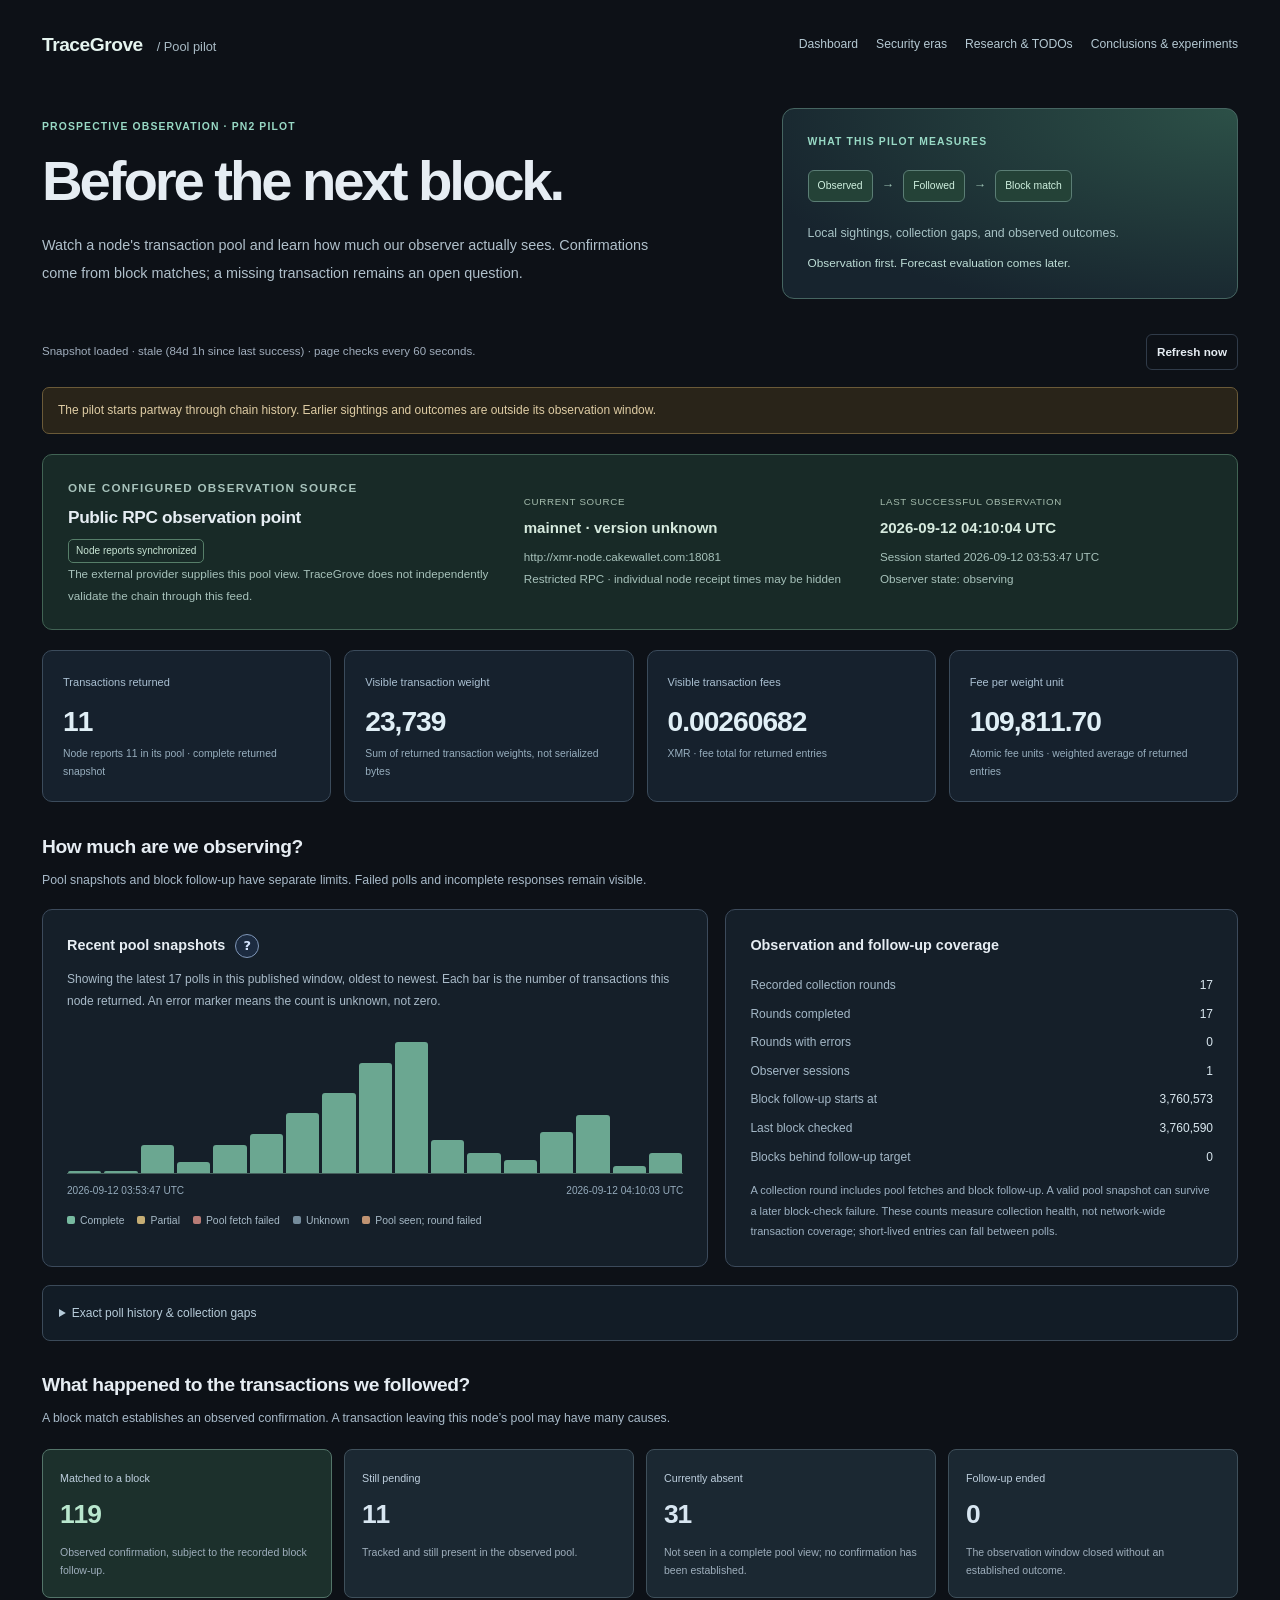
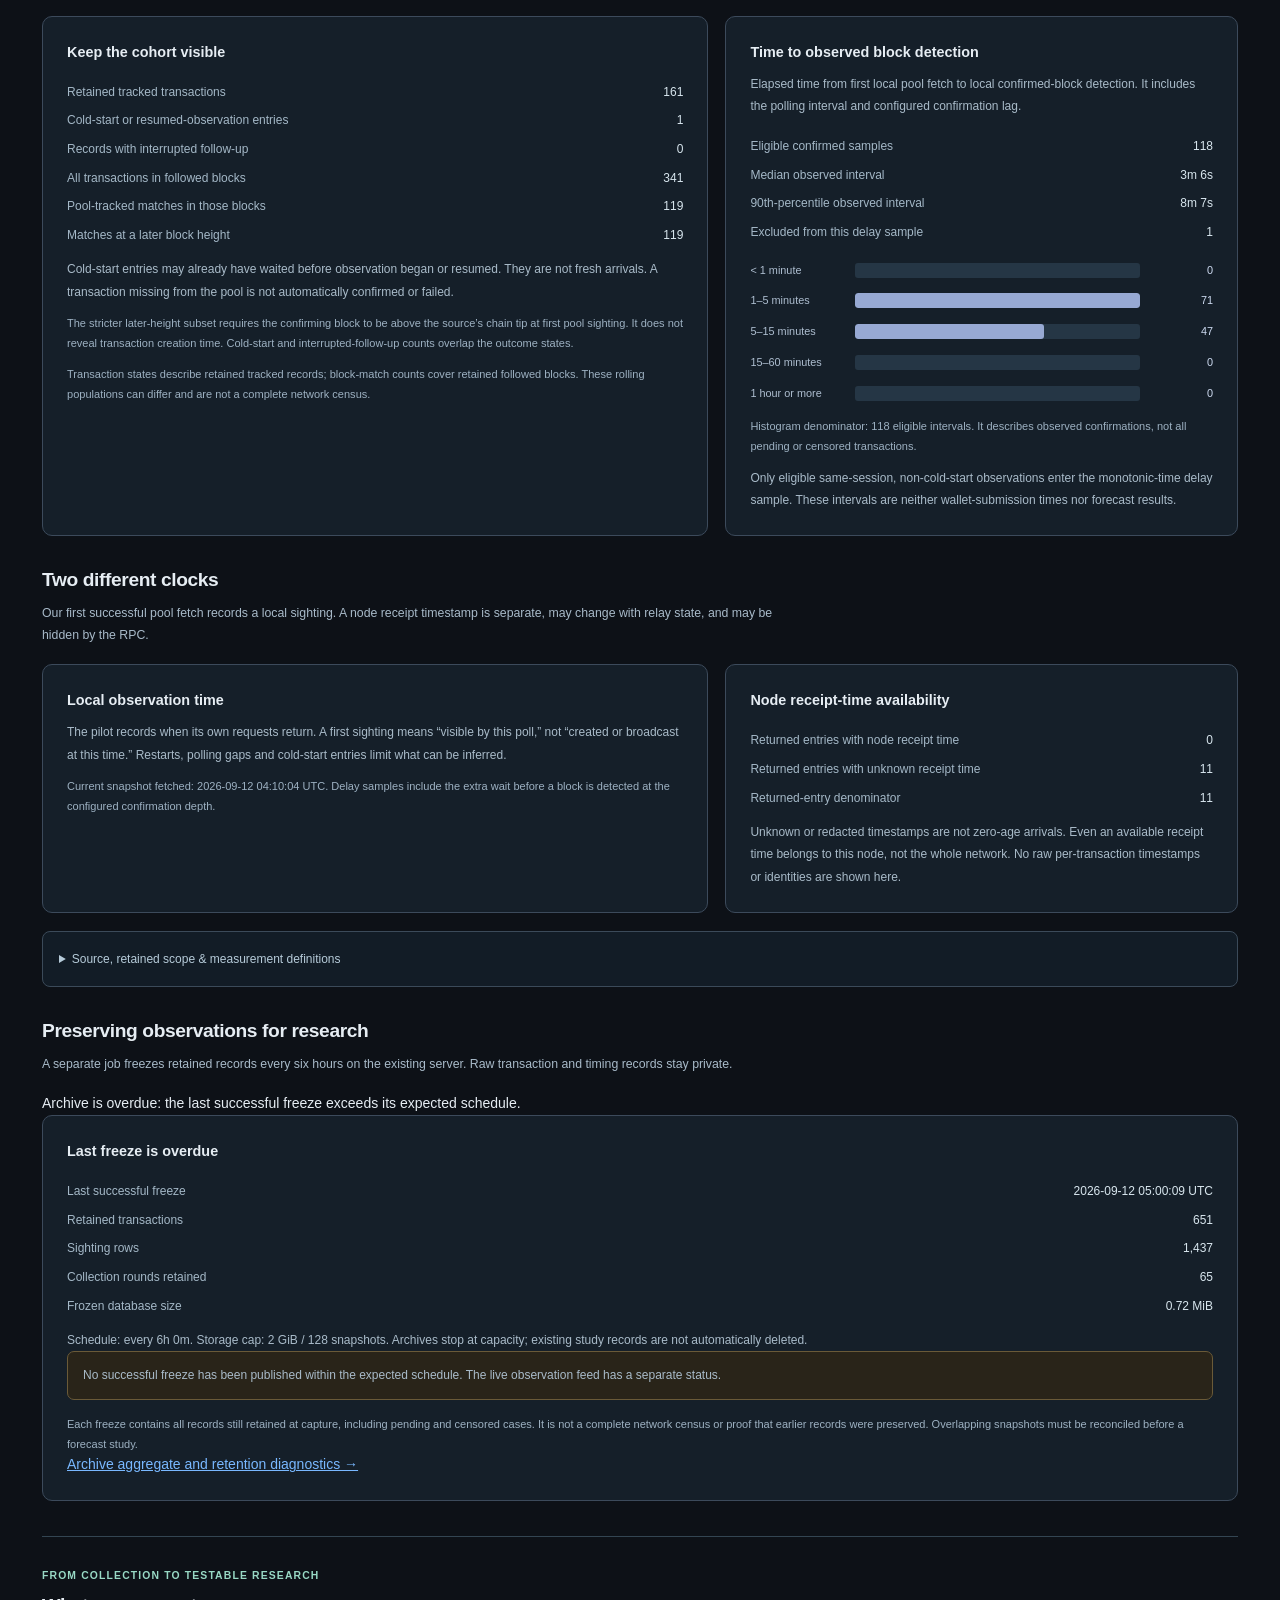
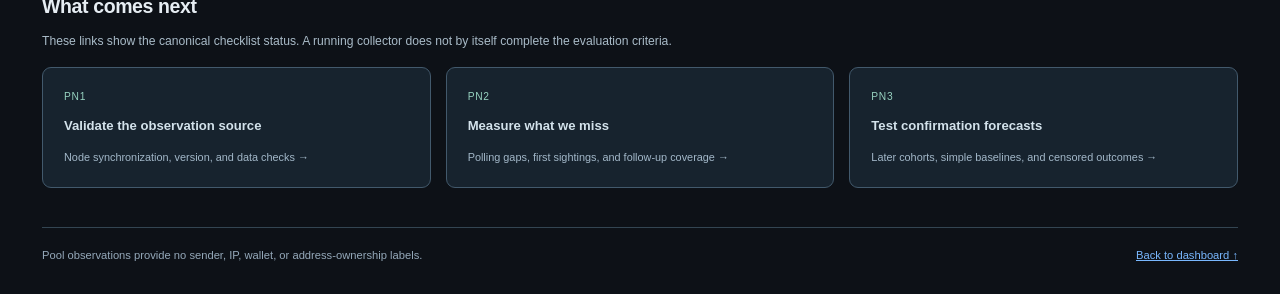
<file: docs/pool.html>
<!DOCTYPE html>
<html lang="en">
<head>
    <meta charset="UTF-8">
    <meta name="viewport" content="width=device-width, initial-scale=1.0">
    <meta name="color-scheme" content="dark">
    <title>Pool observation pilot — TraceGrove</title>
    <meta name="description" content="Follow prospective Monero transaction-pool observations, collection coverage, and observed confirmations with explicit limits.">
    <link rel="stylesheet" href="dashboard.css">
    <link rel="stylesheet" href="pool-view.css">
    <script defer src="live-feed.js"></script>
    <script defer src="pool-view.js"></script>
    <link rel="stylesheet" href="research-guide.css">
    <script defer src="research-guide.js"></script>
</head>
<body class="pool-page">
    <a class="skip-link" href="#pool-observations">Skip to pool observations</a>
    <header class="pool-header">
        <a class="pool-brand" href="index.html">TraceGrove <span>/ Pool pilot</span></a>
        <nav aria-label="Main navigation"><a href="index.html">Dashboard</a><a href="eras.html">Security eras</a><a href="todos.html">Research &amp; TODOs</a><a href="conclusions.html">Conclusions &amp; experiments</a>
    </nav>
    </header>
    <main>
        <section class="pool-hero" aria-labelledby="pool-title">
            <div><p class="pool-kicker">Prospective observation · PN2 pilot</p><h1 id="pool-title">Before the next block.</h1><p class="pool-lead">Watch a node's transaction pool and learn how much our observer actually sees. Confirmations come from block matches; a missing transaction remains an open question.</p></div>
            <aside class="pool-method"><p class="pool-kicker">What this pilot measures</p><div class="pool-journey" aria-hidden="true"><span>Observed</span><i>→</i><span>Followed</span><i>→</i><span>Block match</span></div><p>Local sightings, collection gaps, and observed outcomes.</p><strong>Observation first. Forecast evaluation comes later.</strong></aside>
        </section>
        <div id="pool-root" aria-busy="true"><p class="pool-empty" role="status">Loading the pool observation pilot…</p></div>
        <section class="pool-next" aria-labelledby="pool-next-title">
            <div><p class="pool-kicker">From collection to testable research</p><h2 id="pool-next-title">What comes next</h2><p>These links show the canonical checklist status. A running collector does not by itself complete the evaluation criteria.</p></div>
            <a href="todos.html?status=all&amp;task=PN1#tasks"><span>PN1</span><strong>Validate the observation source</strong><small>Node synchronization, version, and data checks →</small></a>
            <a href="todos.html?status=all&amp;task=PN2#tasks"><span>PN2</span><strong>Measure what we miss</strong><small>Polling gaps, first sightings, and follow-up coverage →</small></a>
            <a href="todos.html?status=all&amp;task=PN3#tasks"><span>PN3</span><strong>Test confirmation forecasts</strong><small>Later cohorts, simple baselines, and censored outcomes →</small></a>
        </section>
    </main>
    <footer class="pool-footer"><p>Pool observations provide no sender, IP, wallet, or address-ownership labels.</p><a href="index.html">Back to dashboard ↑</a></footer>
    <noscript><p class="notice">Enable JavaScript to explore the pilot, or read the <a href="pool-observations.json">aggregate observation snapshot</a>.</p></noscript>
</body>
</html>
</file>
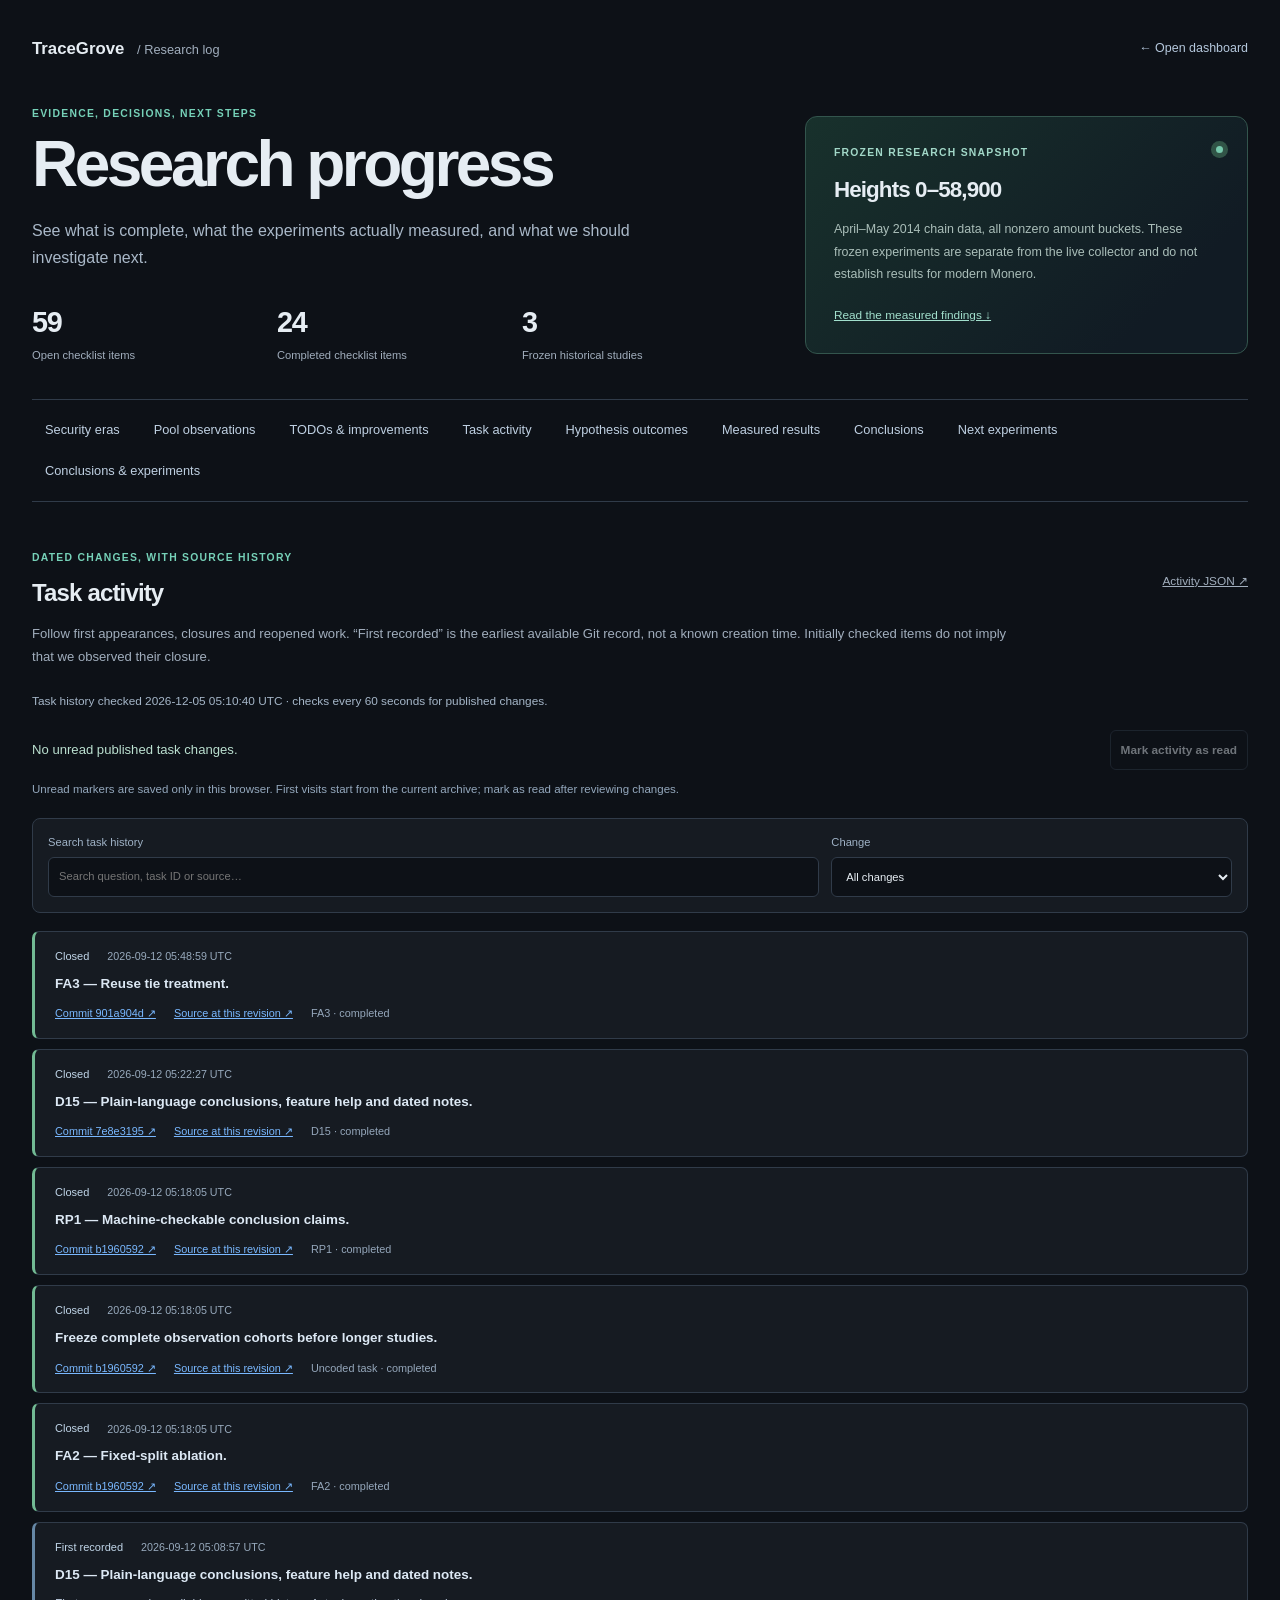
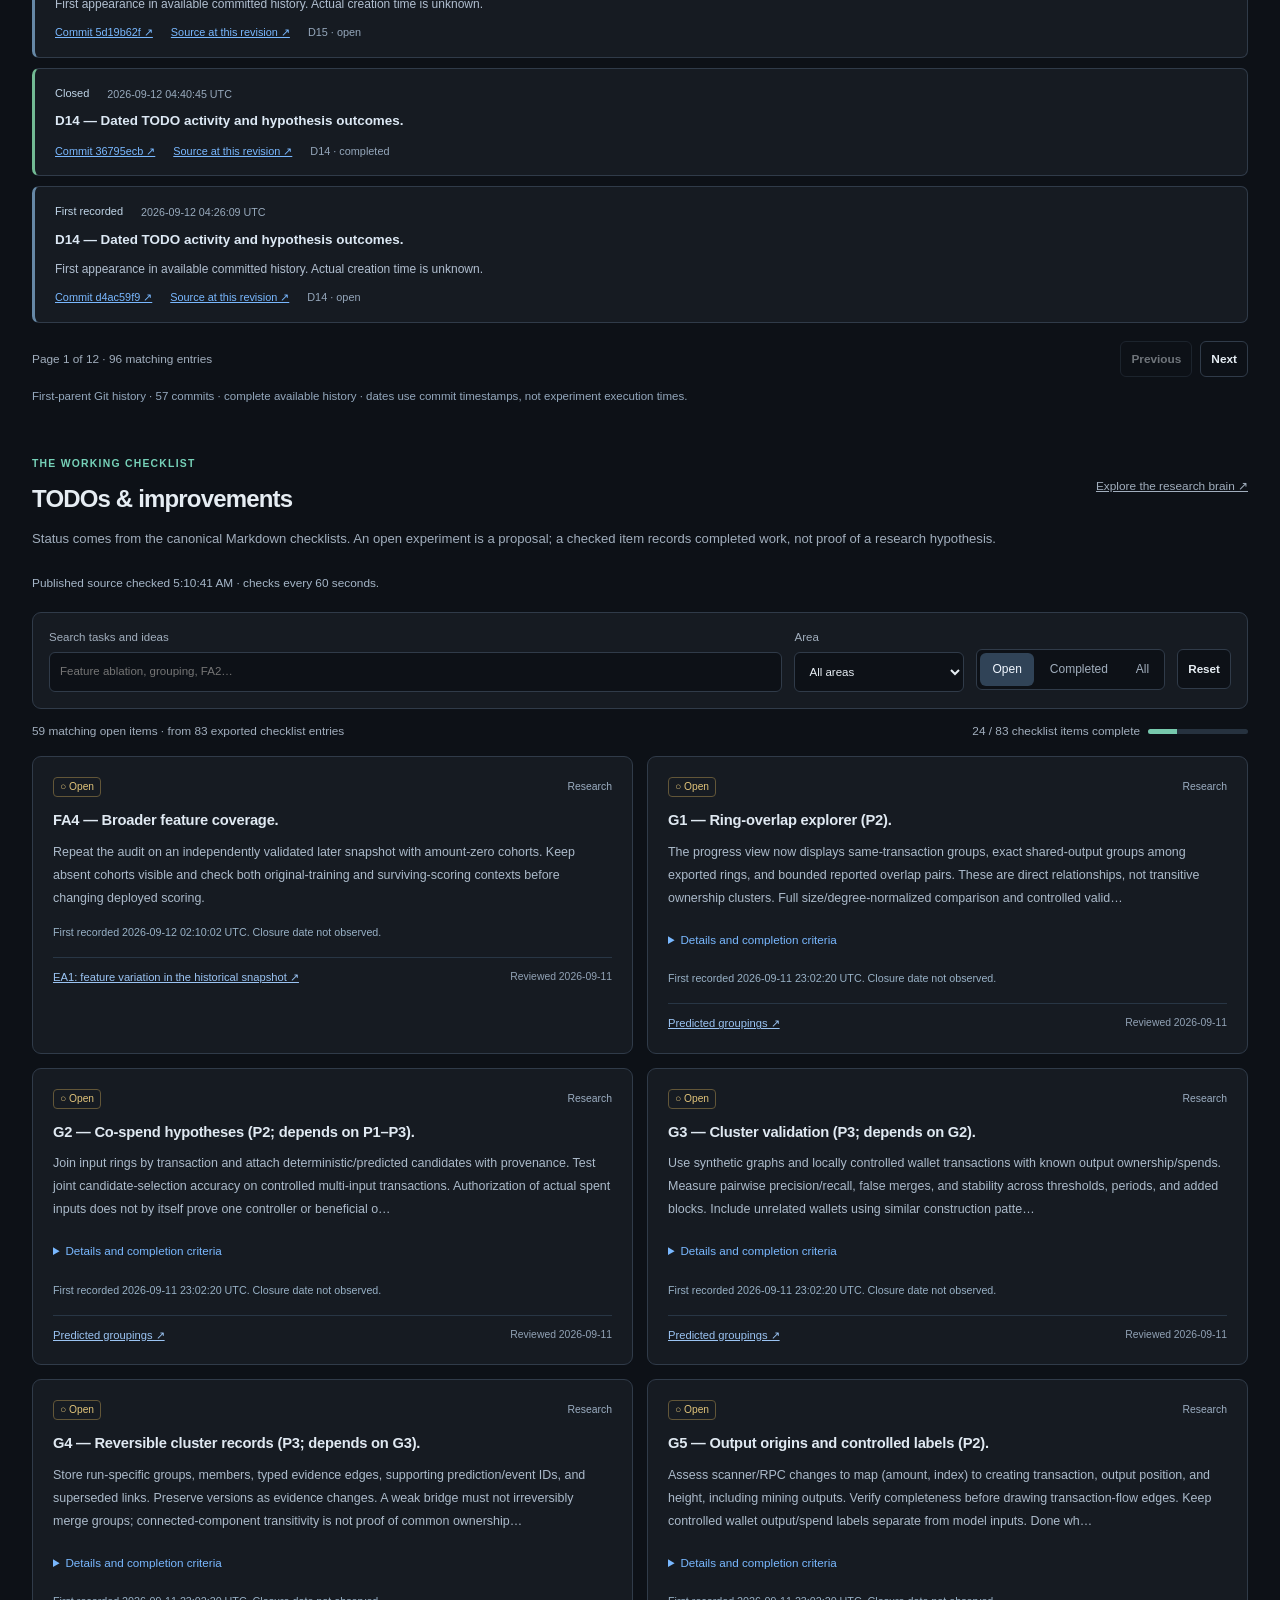
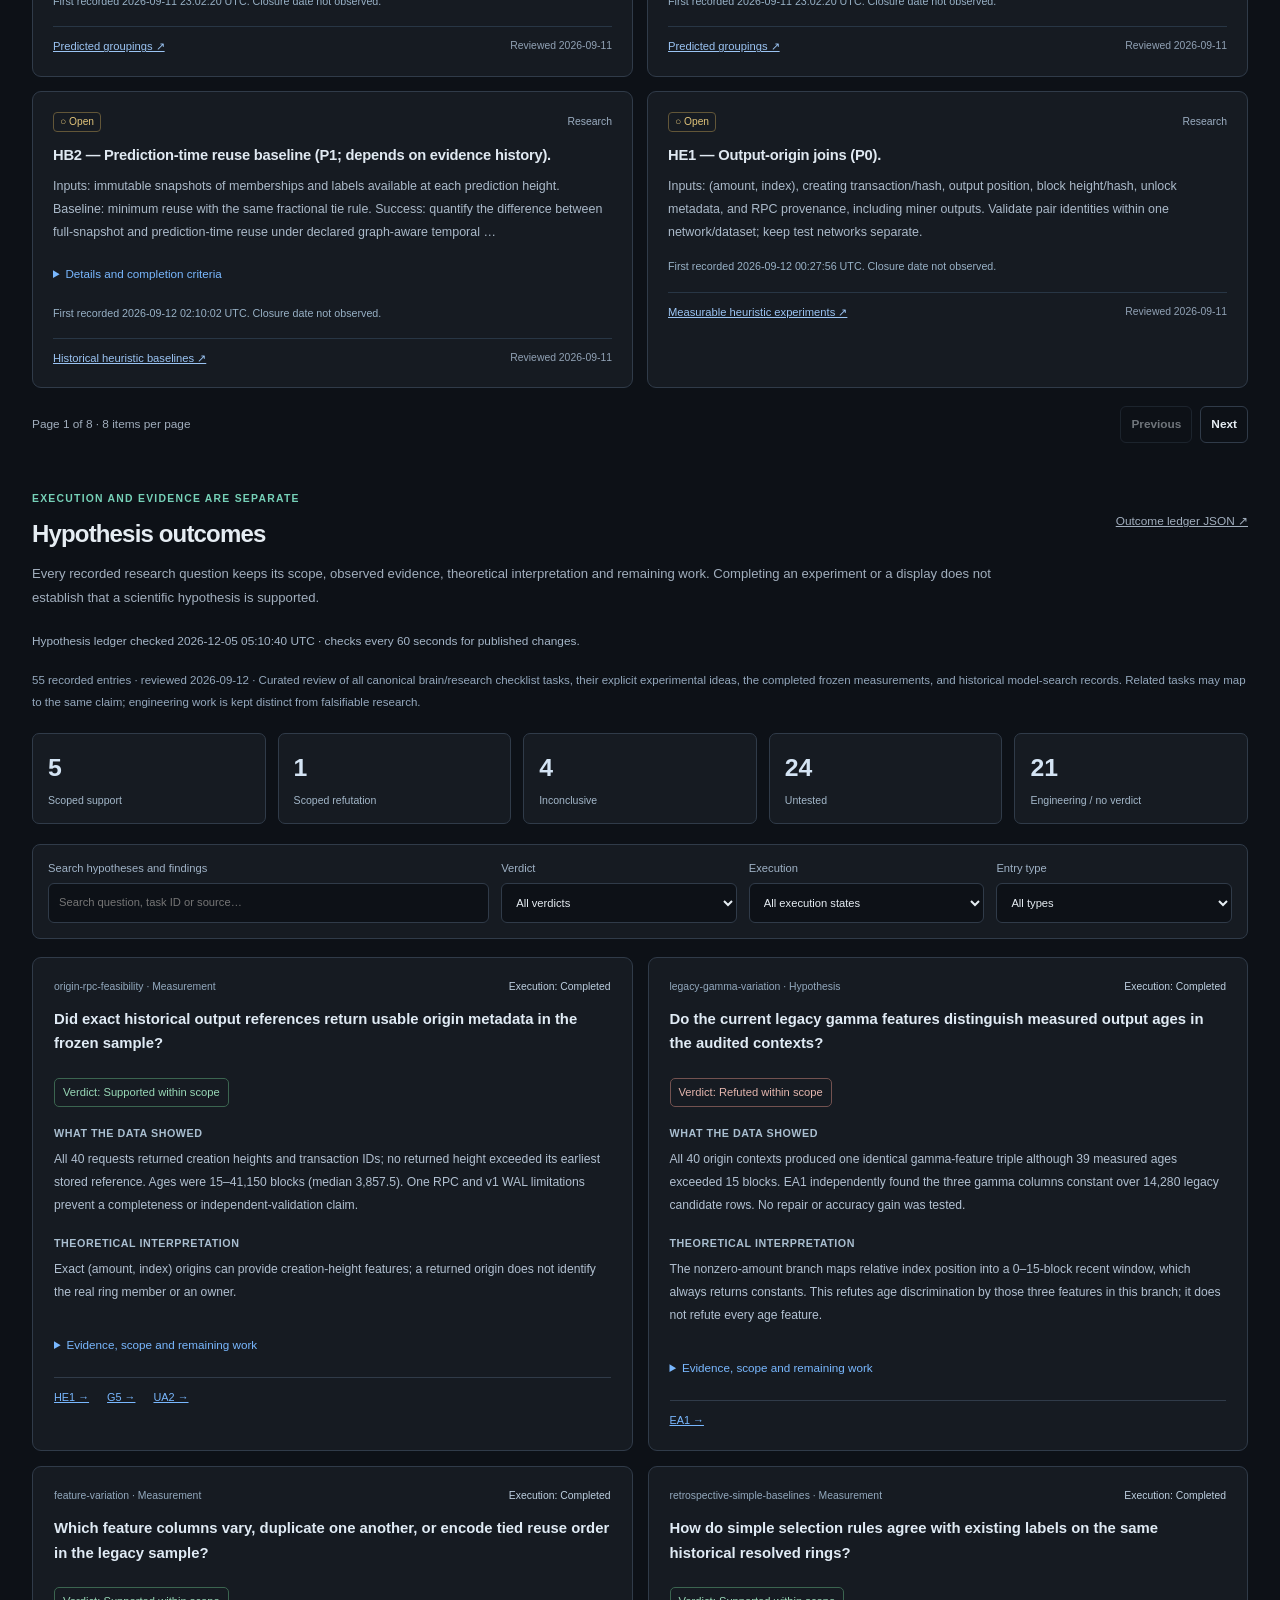
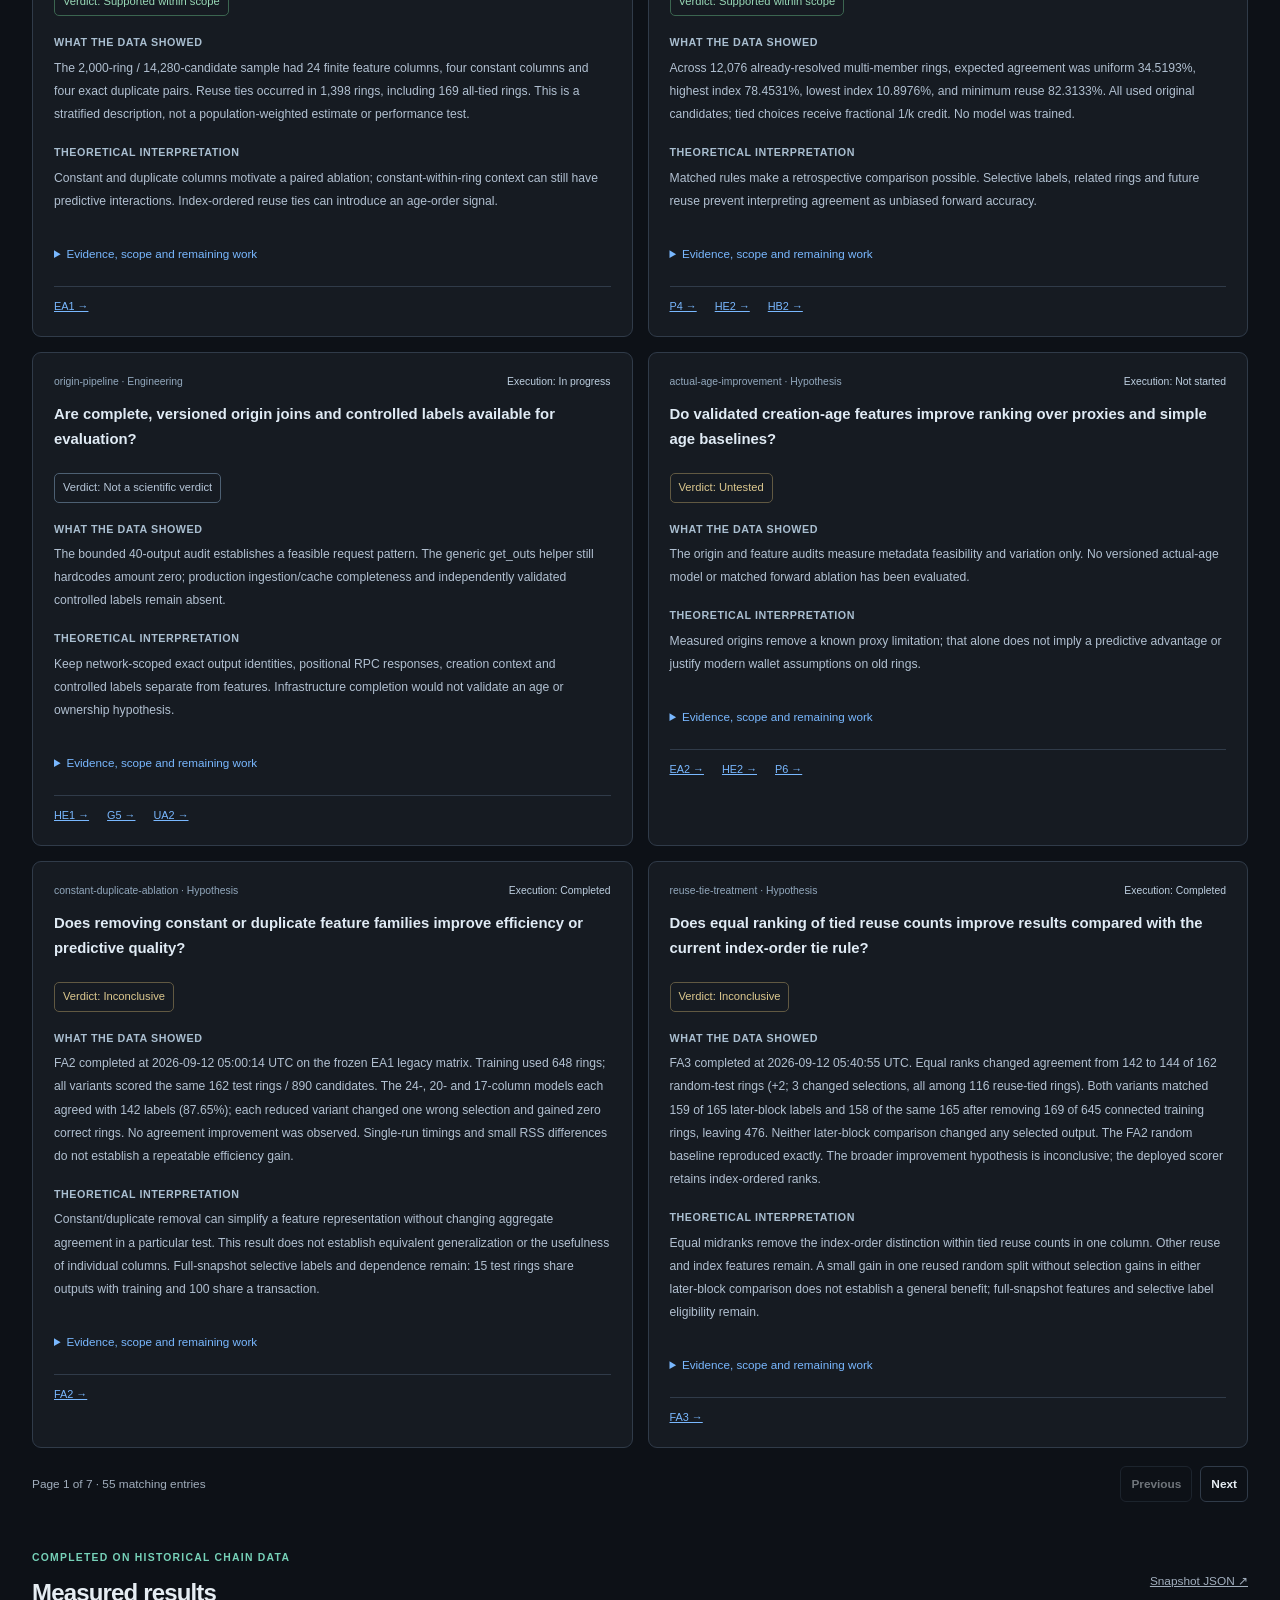
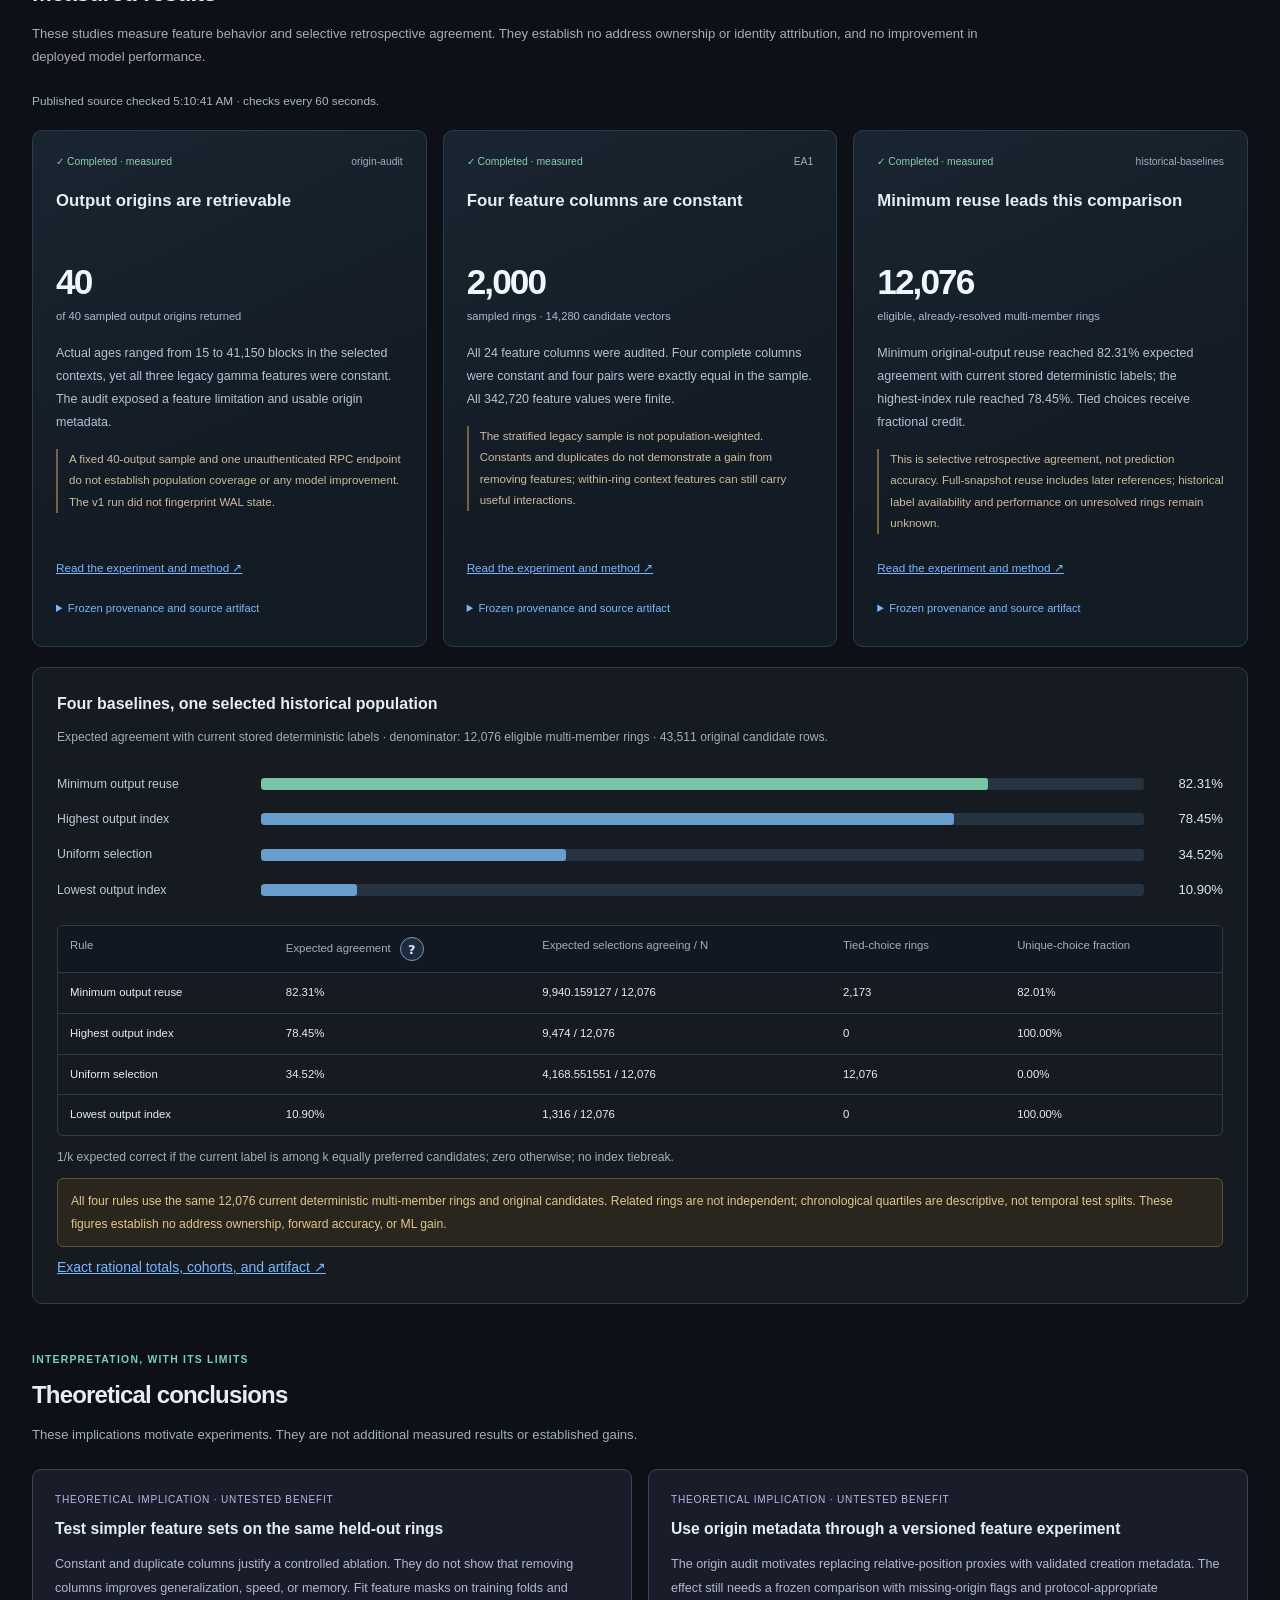
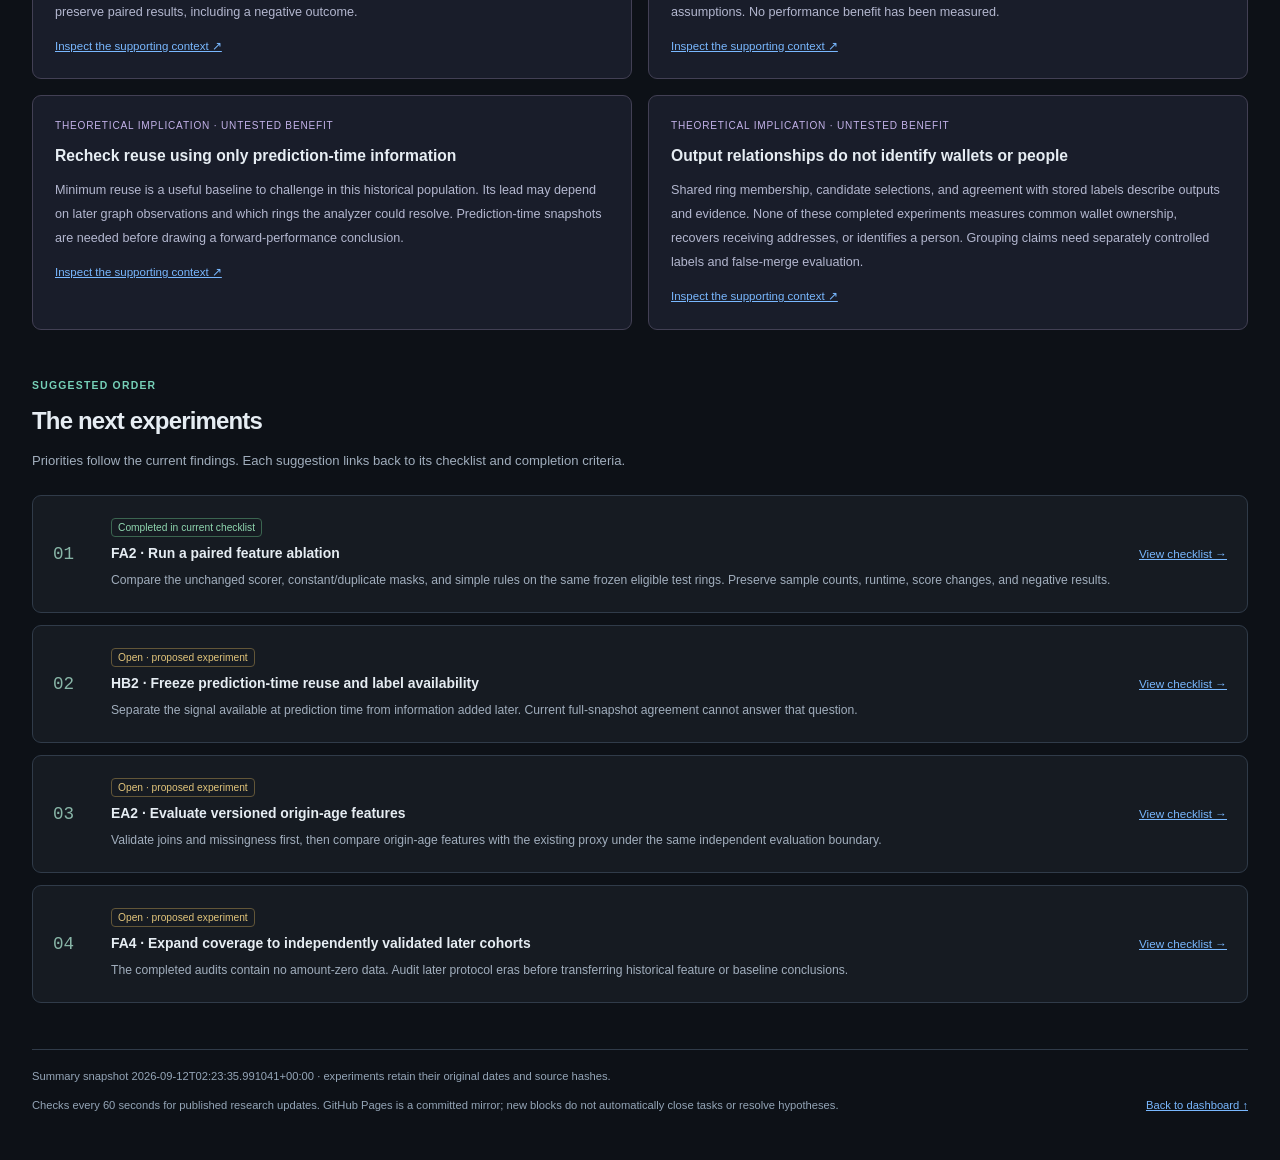
<file: docs/todos.html>
<!DOCTYPE html>
<html lang="en">
<head>
    <meta charset="UTF-8">
    <meta name="viewport" content="width=device-width, initial-scale=1.0">
    <meta name="color-scheme" content="dark">
    <title>Research progress &amp; TODOs — TraceGrove</title>
    <meta name="description" content="Follow TraceGrove's completed experiments, measured findings, open research questions, and improvement checklist.">
    <link rel="stylesheet" href="dashboard.css">
    <link rel="stylesheet" href="todo-results.css">
    <link rel="stylesheet" href="task-activity-view.css">
    <script defer src="live-feed.js"></script>
    <script defer src="task-activity-view.js"></script>
    <script defer src="todo-results.js"></script>
    <link rel="stylesheet" href="research-guide.css">
    <script defer src="research-guide.js"></script>
</head>
<body class="progress-page">
    <a class="skip-link" href="#tasks">Skip to research TODOs</a>
    <header class="progress-header">
        <a class="progress-brand" href="index.html">TraceGrove <span>/ Research log</span></a>
        <a class="progress-back" href="index.html">← Open dashboard</a>
    </header>
    <main>
        <section class="progress-hero" aria-labelledby="progress-title">
            <div>
                <p class="progress-kicker">Evidence, decisions, next steps</p>
                <h1 id="progress-title">Research progress</h1>
                <p class="progress-lead">See what is complete, what the experiments actually measured, and what we should investigate next.</p>
                <div class="progress-totals" aria-label="Research progress totals">
                    <a href="?status=open#tasks"><strong id="open-total">—</strong><span>Open checklist items</span></a>
                    <a href="?status=done#tasks"><strong id="done-total">—</strong><span>Completed checklist items</span></a>
                    <a href="#results"><strong id="experiment-total">—</strong><span>Frozen historical studies</span></a>
                </div>
            </div>
            <aside class="progress-snapshot" aria-label="Measured research snapshot">
                <span class="snapshot-dot" aria-hidden="true"></span>
                <p class="progress-kicker">Frozen research snapshot</p>
                <h2 id="snapshot-range">Loading provenance…</h2>
                <p id="snapshot-description">The completed studies use a historical database, separate from the collector's latest export.</p>
                <a href="#results">Read the measured findings ↓</a>
            </aside>
        </section>
        <nav class="progress-nav" aria-label="Research progress sections">
            <a href="eras.html">Security eras</a>
        <a href="pool.html">Pool observations</a>
            <a href="#tasks">TODOs &amp; improvements</a>
            <a href="#activity">Task activity <span id="task-update-badge" class="activity-badge" hidden></span></a>
            <a href="#hypotheses">Hypothesis outcomes</a>
            <a href="#results">Measured results</a>
            <a href="#conclusions">Conclusions</a>
            <a href="#next">Next experiments</a>
        <a href="conclusions.html">Conclusions &amp; experiments</a>
    </nav>
        <section id="activity" class="progress-section" aria-labelledby="activity-heading" aria-busy="true">
            <div class="progress-section-title"><div><p class="progress-kicker">Dated changes, with source history</p><h2 id="activity-heading">Task activity</h2></div><a href="task-activity.json">Activity JSON ↗</a></div>
            <p class="progress-section-description">Follow first appearances, closures and reopened work. “First recorded” is the earliest available Git record, not a known creation time. Initially checked items do not imply that we observed their closure.</p>
            <p id="activity-feed-status" class="research-feed-status" role="status">Checking published task history…</p>
            <div id="task-activity"><p class="progress-loading">Loading task history…</p></div>
        </section>
        <section id="tasks" class="progress-section" aria-labelledby="tasks-heading" aria-busy="true">
            <div class="progress-section-title"><div><p class="progress-kicker">The working checklist</p><h2 id="tasks-heading">TODOs &amp; improvements</h2></div><a href="index.html#knowledge-brain">Explore the research brain ↗</a></div>
            <p class="progress-section-description">Status comes from the canonical Markdown checklists. An open experiment is a proposal; a checked item records completed work, not proof of a research hypothesis.</p>
            <p id="task-feed-status" class="research-feed-status" role="status">Checking canonical checklists…</p>
            <div id="task-browser"><p class="progress-loading" role="status">Loading research checklists…</p></div>
        </section>
        <section id="hypotheses" class="progress-section" aria-labelledby="hypotheses-heading" aria-busy="true">
            <div class="progress-section-title"><div><p class="progress-kicker">Execution and evidence are separate</p><h2 id="hypotheses-heading">Hypothesis outcomes</h2></div><a href="hypotheses.json">Outcome ledger JSON ↗</a></div>
            <p class="progress-section-description">Every recorded research question keeps its scope, observed evidence, theoretical interpretation and remaining work. Completing an experiment or a display does not establish that a scientific hypothesis is supported.</p>
            <p id="hypothesis-feed-status" class="research-feed-status" role="status">Checking the hypothesis ledger…</p>
            <div id="hypothesis-ledger"><p class="progress-loading">Loading questions and outcomes…</p></div>
        </section>
        <section id="results" class="progress-section" aria-labelledby="results-heading" aria-busy="true">
            <div class="progress-section-title"><div><p class="progress-kicker">Completed on historical chain data</p><h2 id="results-heading">Measured results</h2></div><a href="research-progress.json">Snapshot JSON ↗</a></div>
            <p class="progress-section-description">These studies measure feature behavior and selective retrospective agreement. They establish no address ownership or identity attribution, and no improvement in deployed model performance.</p>
            <p id="result-feed-status" class="research-feed-status" role="status">Checking frozen result summaries…</p>
            <div id="measured-results"><p class="progress-loading" role="status">Loading the frozen experiment results…</p></div>
        </section>
        <section id="conclusions" class="progress-section" aria-labelledby="conclusions-heading">
            <div class="progress-section-title"><div><p class="progress-kicker">Interpretation, with its limits</p><h2 id="conclusions-heading">Theoretical conclusions</h2></div></div>
            <p class="progress-section-description">These implications motivate experiments. They are not additional measured results or established gains.</p>
            <div id="theoretical-conclusions"><p class="progress-loading">Waiting for the research snapshot…</p></div>
        </section>
        <section id="next" class="progress-section" aria-labelledby="next-heading">
            <div class="progress-section-title"><div><p class="progress-kicker">Suggested order</p><h2 id="next-heading">The next experiments</h2></div></div>
            <p class="progress-section-description">Priorities follow the current findings. Each suggestion links back to its checklist and completion criteria.</p>
            <div id="next-experiments"><p class="progress-loading">Loading next steps…</p></div>
        </section>
    </main>
    <footer class="progress-footer"><span id="progress-provenance">The checklists and experiment summaries are independently versioned snapshots.</span><span>Checks every 60 seconds for published research updates. GitHub Pages is a committed mirror; new blocks do not automatically close tasks or resolve hypotheses.</span><a href="index.html">Back to dashboard ↑</a></footer>
    <noscript><p class="notice">Enable JavaScript to filter tasks and view result summaries. The source exports are available as <a href="brain.json">brain.json</a> and <a href="research-progress.json">research-progress.json</a>.</p></noscript>
</body>
</html>
</file>
<file: docs/dashboard.css>
:root {
    color-scheme: dark;
    --bg: #0d1117; --panel: #161b22; --panel-hover: #1d2530;
    --line: #303b49; --text: #e6edf3; --muted: #a1aebd;
    --orange: #ff8b4c; --green: #69cf89; --yellow: #e7c467;
    --blue: #79b8ff; --purple: #c8a4ff; --red: #ff8c86;
}
* { box-sizing: border-box; }
body { margin: 0 auto; padding: 32px; max-width: 1680px; background: var(--bg); color: var(--text); font: 14px/1.55 -apple-system, BlinkMacSystemFont, 'Segoe UI', sans-serif; }
h1, h2, h3, p { margin: 0; }
h1 { font-size: clamp(2rem, 4vw, 2.8rem); letter-spacing: -.045em; font-weight: 650; }
h2 { font-size: 1.15rem; letter-spacing: -.02em; }
h3 { font-size: .95rem; margin-bottom: 10px; }
a { color: var(--blue); }
button, input, select { font: inherit; }
button, select, input { color: var(--text); background: var(--bg); border: 1px solid var(--line); border-radius: 6px; min-height: 40px; padding: 8px 10px; }
button { cursor: pointer; font-weight: 600; }
button:hover { border-color: var(--blue); background: var(--panel-hover); }
button:disabled { opacity: .45; cursor: default; }
button:focus-visible, a:focus-visible, input:focus-visible, select:focus-visible, summary:focus-visible, [tabindex]:focus-visible { outline: 2px solid var(--orange); outline-offset: 3px; }
input, select { width: 100%; min-width: 0; }
code, .mono { font-family: ui-monospace, SFMono-Regular, Menlo, Consolas, monospace; font-size: .82rem; overflow-wrap: anywhere; }
code { color: #c0d5eb; }
pre { white-space: pre-wrap; overflow-wrap: anywhere; max-height: 350px; overflow-y: auto; font-size: .78rem; }
.skip-link { position: absolute; top: -80px; left: 16px; padding: 8px; background: var(--panel); z-index: 10; }
.skip-link:focus { top: 8px; }
.page-header { display: flex; justify-content: space-between; align-items: center; gap: 24px; margin: 8px 0 28px; }
.eyebrow { color: var(--orange); font-size: .7rem; font-weight: 700; letter-spacing: .12em; text-transform: uppercase; }
.subtitle, .muted, .hint { color: var(--muted); }
.subtitle { margin-top: 8px; max-width: 650px; }
.header-badge { border: 1px solid var(--line); border-radius: 24px; padding: 7px 12px; color: var(--muted); font-size: .75rem; white-space: nowrap; }
.workspace-nav { display: flex; gap: 8px; overflow-x: auto; padding: 10px; margin: 0 0 20px; border: 1px solid var(--line); border-radius: 12px; background: #111a25; position: sticky; top: 8px; z-index: 5; }
.workspace-nav a { flex-shrink: 0; text-decoration: none; padding: 7px 12px; border-radius: 7px; font-size: .8rem; color: var(--text); }
.workspace-nav a:hover { background: var(--panel-hover); color: var(--orange); }
.workspace-portals { display: grid; grid-template-columns: repeat(3, minmax(0, 1fr)); gap: 16px; margin-bottom: 24px; }
.workspace-portals a { display: grid; gap: 6px; padding: 20px 24px; border: 1px solid #405466; border-radius: 12px; color: var(--text); text-decoration: none; background: radial-gradient(ellipse at top right, #29423d, #15212c 70%); }
.workspace-portals a + a { background: radial-gradient(ellipse at top right, #393352, #15212c 70%); }
.workspace-portals strong { font-size: 1.1rem; }.workspace-portals span { color: var(--muted); font-size: .8rem; }.workspace-portals .portal-kicker { color: #8de7bd; text-transform: uppercase; letter-spacing: .1em; font-size: .65rem; font-weight: 700; }
.workspace-portals a:hover { border-color: var(--orange); }
#app, #knowledge-brain, #analytics-lab, #predictions, #evidence-inspector { scroll-margin-top: 90px; }
.scope { display: flex; flex-wrap: wrap; gap: 10px 24px; padding: 14px 0 20px; border-top: 1px solid var(--line); font-size: .8rem; color: var(--muted); }
.scope strong { color: var(--text); font-weight: 500; }
.notice { padding: 12px 16px; border: 1px solid #6e5a2c; border-radius: 6px; background: #302719; color: #ebd49d; margin-bottom: 20px; overflow-wrap: anywhere; }
.notice.info { background: #142339; color: #b2d4fc; border-color: #2b466a; }
.notice.danger { background: #331f24; color: #ffb8b4; border-color: #704048; }
.stats-grid { display: grid; grid-template-columns: repeat(6, minmax(0, 1fr)); gap: 12px; margin-bottom: 12px; }
.stat-card, .card { background: var(--panel); border: 1px solid var(--line); border-radius: 10px; }
.stat-card { padding: 18px; }
.stat-card .label { color: var(--muted); font-size: .74rem; }
.stat-card .value { font-size: 1.85rem; letter-spacing: -.04em; font-weight: 650; margin: 4px 0; }
.stat-card .detail { color: var(--muted); font-size: .72rem; }
.green { color: var(--green); } .orange { color: var(--orange); } .yellow { color: var(--yellow); } .purple { color: var(--purple); } .red { color: var(--red); }
.summary-note { margin-bottom: 28px; color: var(--muted); font-size: .8rem; }
.card { padding: 22px; margin-bottom: 24px; min-width: 0; }
.section-heading { display: flex; justify-content: space-between; align-items: flex-start; gap: 16px; margin-bottom: 8px; }
.section-heading p { margin-top: 5px; color: var(--muted); font-size: .82rem; }
.badge { display: inline-block; padding: 2px 8px; border: 1px solid currentColor; border-radius: 14px; font-size: .67rem; white-space: nowrap; vertical-align: middle; }
.badge.neutral { color: var(--muted); } .badge.pending { color: var(--yellow); } .badge.correct { color: var(--green); } .badge.wrong { color: var(--red); }
.filters { display: grid; grid-template-columns: minmax(200px, 2fr) repeat(3, minmax(110px, 1fr)); gap: 12px; margin: 20px 0 12px; }
.filters label { display: block; color: var(--muted); font-size: .75rem; }
.filters label span { display: block; margin-bottom: 5px; }
.filter-actions { display: flex; gap: 12px; align-items: end; }
.hint { font-size: .78rem; margin: 10px 0; }
.table-scroll { width: 100%; overflow-x: auto; border: 1px solid var(--line); border-radius: 6px; margin-top: 14px; }
table { width: 100%; border-collapse: collapse; font-size: .8rem; }
caption { text-align: left; color: var(--muted); padding: 10px; }
th { text-align: left; color: var(--muted); font-weight: 500; font-size: .7rem; background: #121821; white-space: nowrap; }
th, td { padding: 11px 12px; border-bottom: 1px solid var(--line); vertical-align: top; }
tbody tr:last-child td { border-bottom: 0; }
tbody tr.selected { background: #223044; }
tbody tr:hover { background: var(--panel-hover); }
td .secondary { display: block; color: var(--muted); font-size: .7rem; margin-top: 3px; }
.row-link { color: var(--blue); font-size: .8rem; font-weight: 500; padding: 0; min-height: 28px; border: 0; background: transparent; white-space: nowrap; }
.nowrap { white-space: nowrap; }
.pagination { display: flex; flex-wrap: wrap; gap: 12px; align-items: center; justify-content: space-between; margin-top: 14px; }
.page-buttons { display: flex; gap: 8px; align-items: center; }
.page-buttons select { width: auto; }
.empty-state { padding: 42px 24px; text-align: center; color: var(--muted); }
.empty-state p + p { margin-top: 10px; }
.inspector { scroll-margin-top: 16px; }
.inspector:focus { outline: none; }
.inspector > .section-heading { margin-bottom: 18px; }
.inspector-grid { display: grid; grid-template-columns: 1fr 1fr; gap: 24px; margin-top: 18px; }
.inspector-grid > div { min-width: 0; }
.facts { margin: 0; display: grid; grid-template-columns: 140px minmax(0, 1fr); gap: 8px 16px; font-size: .8rem; }
.facts dt { color: var(--muted); } .facts dd { margin: 0; overflow-wrap: anywhere; }
.inspector-section { margin-top: 24px; }
.inspector-section > p { color: var(--muted); font-size: .8rem; margin: 6px 0; }
.evidence-table td { overflow-wrap: anywhere; }
.evidence-table .source-list { margin: 0; padding-left: 16px; max-height: 160px; overflow-y: auto; }
.conflict-list { padding-left: 20px; margin: 8px 0 0; }
details { margin-top: 14px; font-size: .8rem; }
summary { cursor: pointer; color: var(--blue); padding: 5px 0; }
.trace-list { list-style: none; padding: 0; margin: 12px 0; }
.trace-event { padding: 15px; border: 1px solid var(--line); border-radius: 6px; margin-top: 10px; scroll-margin-top: 12px; }
.trace-event:target { border-color: var(--orange); }
.trace-event p { font-size: .8rem; margin: 5px 0; overflow-wrap: anywhere; }
.trace-event ul { font-size: .78rem; padding-left: 20px; }
.charts-grid { display: grid; grid-template-columns: repeat(2, minmax(0, 1fr)); gap: 24px; }
.charts-grid > .card { margin-bottom: 0; }
.chart-container { position: relative; height: 280px; margin-top: 18px; }
.chart-container[hidden] { display: none; }
.metrics { display: grid; grid-template-columns: repeat(auto-fit, minmax(130px, 1fr)); gap: 12px; margin-top: 18px; }
.metric { padding: 12px; border-radius: 6px; background: var(--bg); }
.metric strong { display: block; font-size: 1.3rem; font-weight: 600; }
.metric span { font-size: .73rem; color: var(--muted); }
.charts-section { margin-top: 30px; }
.timestamp { margin: 24px 0 12px; color: var(--muted); font-size: .75rem; }
.sr-only { position: absolute; width: 1px; height: 1px; padding: 0; margin: -1px; overflow: hidden; clip: rect(0, 0, 0, 0); white-space: nowrap; border: 0; }
@media (max-width: 1150px) { .stats-grid { grid-template-columns: repeat(3, minmax(0, 1fr)); } }
@media (max-width: 760px) {
    .workspace-portals { grid-template-columns: 1fr; }.workspace-portals a { padding: 16px; }.workspace-nav { top: 4px; }
    body { padding: 18px; } .page-header { display: block; margin-top: 0; } .header-badge { display: inline-block; margin-top: 14px; }
    .stats-grid { grid-template-columns: repeat(2, minmax(0, 1fr)); } .stat-card { padding: 13px; } .stat-card .value { font-size: 1.55rem; }
    .card { padding: 16px; } .filters { grid-template-columns: repeat(2, minmax(0, 1fr)); } .filters .search-filter { grid-column: 1 / -1; }
    .inspector-grid, .charts-grid { grid-template-columns: minmax(0, 1fr); } .facts { grid-template-columns: 100px minmax(0, 1fr); gap: 8px; }
    .section-heading { flex-wrap: wrap; } .page-buttons { flex-wrap: wrap; } .scope { display: block; } .scope > span { display: block; margin-top: 4px; }
    .chart-container { height: 250px; }
}
</file>
<file: docs/research-guide.css>
.research-help{display:inline-flex;align-items:center;justify-content:center;min-width:24px;width:24px;height:24px;padding:0;margin-left:6px;border:1px solid #7f96b7;border-radius:50%;background:#1c2b40;color:#d5e5ff;font:600 13px system-ui;cursor:help;vertical-align:middle}.research-help:focus-visible{outline:3px solid #e7c467;outline-offset:3px}.research-tooltip{position:fixed;z-index:10000;box-sizing:border-box;width:max-content;max-width:min(380px,calc(100vw - 16px));padding:14px 16px;background:#e7effc;color:#132032;border:1px solid #7895bb;border-radius:10px;box-shadow:0 10px 35px #0008;font:15px/1.5 system-ui;pointer-events:none}.guide-main{max-width:1280px;margin:auto;padding:24px}.guide-card,.guide-section,#chain-scan-progress{background:#101c2b;border:1px solid #2c405a;border-radius:16px;padding:24px;margin-bottom:22px}.guide-section h2,.guide-card h3{margin-top:0}.guide-card h4{color:#a9c5ec;margin-bottom:8px}.guide-card p,.guide-card li{line-height:1.65}.guide-card a{display:inline-block;overflow-wrap:anywhere;margin:5px 12px 5px 0}.guide-grid{display:grid;grid-template-columns:repeat(2,minmax(0,1fr));gap:20px}.guide-controls{display:flex;gap:16px;flex-wrap:wrap;margin:22px 0}.guide-controls input,.guide-controls select{font:inherit;padding:12px;background:#0c1725;color:#e4eefc;border:1px solid #4a627f;border-radius:8px}.guide-controls label{display:grid;gap:6px}.guide-card code{overflow-wrap:anywhere}.guide-can{border-top:3px solid #6dd5bb}.guide-cannot{border-top:3px solid #e7c467}.guide-links{display:flex;flex-wrap:wrap;gap:20px}.scan-percent{display:block;font-size:36px;color:#6dd5bb}#chain-scan-progress progress{width:100%;height:18px;accent-color:#6dd5bb}.mechanism-drawing{display:flex;align-items:center;justify-content:space-around;gap:12px;min-height:140px;border-bottom:1px solid #405777;position:relative}.mechanism-drawing span{display:grid;place-items:center;border:2px solid #7eb9f1;border-radius:50%;width:70px;height:70px;background:#152d45;transition:opacity .7s,transform .7s,background .7s,border-color .7s}.mechanism-drawing span:first-child{border-radius:12px;width:105px}.mechanism-drawing[data-step="1"] span:nth-child(2),.mechanism-drawing[data-step="2"] span:nth-child(2),.mechanism-drawing[data-step="3"] span:nth-child(2){opacity:.3;text-decoration:line-through}.mechanism-drawing[data-step="2"] span:nth-child(3),.mechanism-drawing[data-step="2"] span:nth-child(4){transform:scale(1.1)}.mechanism-drawing[data-step="3"] span:nth-child(3){border-style:dashed;border-color:#e7c467;background:#4a3f27;transform:scale(1.15)}#inference-animation button{padding:10px;margin:8px 10px 0 0}.guide-main time{font-variant-numeric:tabular-nums;color:#9bc4f7}#research-changelog li{padding:9px 0;overflow-wrap:anywhere}.guide-status{color:#adc1dc}.guide-main section{scroll-margin-top:20px}@media(max-width:700px){.guide-grid{grid-template-columns:1fr}.guide-main{padding:14px}.guide-card,.guide-section{padding:18px}.mechanism-drawing span{width:46px;height:46px}.mechanism-drawing span:first-child{width:75px}.guide-controls input{max-width:80vw}}@media(prefers-reduced-motion:reduce){.mechanism-drawing span{transition:none}}

.research-help{min-height:24px;max-height:24px;flex-shrink:0;line-height:1}.workspace-nav .research-help{flex:0 0 24px;min-height:24px;max-height:24px;align-self:center;padding:0;margin-left:-10px}

.reuse-example{display:grid;grid-template-columns:minmax(0,.8fr) minmax(0,1.2fr);gap:28px;padding:20px;background:#0b1623;border:1px solid #314963;border-radius:12px;margin:22px 0}.reuse-example-intro h3{margin-top:0}.reuse-example-intro p,.reuse-example-chart p{font-size:.79rem;line-height:1.8}.reuse-example-intro label{display:grid;gap:9px;margin-top:18px;font-size:.75rem;color:#bdd0e5}.reuse-example-intro select{width:100%;min-width:0}.reuse-legend{color:#b5c9df}.reuse-rank-rows{display:grid;gap:12px;margin:14px 0}.reuse-rank-row{display:grid;grid-template-columns:110px minmax(0,1fr) 104px;gap:12px;align-items:center}.reuse-output{font-size:.74rem;padding:9px 6px;border:1px solid #4e6c8c;border-radius:6px;background:#13253a;color:#cfe4f7}.reuse-output[aria-pressed="true"]{border-color:#8bd3bd;background:#1f3e42}.reuse-output:focus-visible{outline:3px solid #e7c467;outline-offset:3px}.reuse-rank-tracks{display:grid;gap:6px}.reuse-rank-track,.reuse-result-track{display:block;background:#26384d;border-radius:3px;height:9px;overflow:hidden}.reuse-rank-current,.reuse-rank-equal{display:block;height:100%;border-radius:3px;transition:width .28s ease}.reuse-rank-current{background:#8abbec}.reuse-rank-equal{background:#73c6a6}.reuse-rank-caption{font-size:.7rem;color:#c0d4e9;font-variant-numeric:tabular-nums;text-align:right}.reuse-rank-description{min-height:5.4em;color:#c5d9e8}.reuse-result-bars{display:grid;grid-template-columns:repeat(3,minmax(0,1fr));gap:16px;margin:22px 0}.reuse-result-row{border:1px solid #354c66;background:#122033;border-radius:8px;padding:16px}.reuse-result-row>strong{display:block;font-size:.82rem;line-height:1.6;min-height:3.2em;margin-bottom:12px}.reuse-result-line{display:grid;grid-template-columns:1fr auto;gap:6px 9px;font-size:.7rem;color:#bcd0e4;margin-top:14px}.reuse-result-line>.reuse-result-track{grid-row:2;grid-column:1/-1}.reuse-result-track{height:10px}.reuse-result-line>span:last-child{text-align:right;font-variant-numeric:tabular-nums}.reuse-results-table{overflow-x:auto;border:1px solid #354c66;border-radius:8px;max-width:100%;margin:16px 0}.reuse-results-table table{min-width:770px;margin:0}.reuse-results-table th,.reuse-results-table td{font-size:.72rem;padding:12px}.reuse-result-caveat{border-left:2px solid #bda064;padding-left:12px;color:#deccaa;font-size:.79rem;line-height:1.8}.reuse-result-sources a{display:inline-block;margin:8px 15px 0 0;font-size:.76rem}#reuse-ties details{font-size:.79rem;line-height:1.8}#reuse-ties details summary{padding:14px 0}#reuse-ties details p{margin-bottom:12px}
@media(max-width:1050px){.reuse-example{grid-template-columns:1fr}.reuse-example-intro{display:grid;grid-template-columns:1fr 240px;gap:0 18px}.reuse-example-intro h3,.reuse-example-intro p{grid-column:1}.reuse-example-intro label{grid-column:2;grid-row:1/3;margin:0;align-self:center}.reuse-result-bars{grid-template-columns:1fr}.reuse-result-row>strong{min-height:0}.reuse-result-line{grid-template-columns:100px minmax(0,1fr) 140px;align-items:center}.reuse-result-line>.reuse-result-track{grid-row:1;grid-column:2}.reuse-result-line>span:last-child{grid-column:3}}
@media(max-width:600px){.reuse-example{padding:14px;gap:12px}.reuse-example-intro{display:block}.reuse-example-intro label{margin-top:14px}.reuse-rank-row{grid-template-columns:84px minmax(0,1fr);gap:5px 9px}.reuse-rank-caption{grid-column:2;text-align:left}.reuse-output{grid-row:span 2;font-size:.7rem}.reuse-result-line{grid-template-columns:1fr auto}.reuse-result-line>.reuse-result-track{grid-row:2;grid-column:1/-1}.reuse-result-line>span:last-child{grid-column:2}.reuse-rank-description{min-height:8em}.reuse-result-row{padding:13px}.reuse-results-table:focus-visible{outline:2px solid #e7c467;outline-offset:2px}}
@media(prefers-reduced-motion:reduce){.reuse-rank-current,.reuse-rank-equal{transition:none}}
.guide-card{min-width:0}.guide-card p,.guide-card li{overflow-wrap:anywhere}
#reuse-ties{scroll-margin-top:90px}
</file>
<file: docs/era-view.css>
.era-page { max-width: 1440px; padding: 30px 42px; }
.era-header { display: flex; justify-content: space-between; align-items: center; gap: 20px; margin-bottom: 48px; }
.era-brand { color: #eff8f6; text-decoration: none; font-size: 1.2rem; font-weight: 650; letter-spacing: -.025em; }.era-brand span { color: #9eb2b6; font-size: .8rem; font-weight: 400; margin-left: 10px; letter-spacing: 0; }
.era-header nav { display: flex; gap: 18px; font-size: .8rem; }.era-header nav a { color: #bdcdd7; text-decoration: none; }
.era-hero { display: grid; grid-template-columns: 1.65fr 1fr; gap: 65px; align-items: center; margin-bottom: 38px; }.era-kicker { color: #90d9c1; text-transform: uppercase; font-size: .65rem; font-weight: 650; letter-spacing: .12em; }
.era-hero h1 { font-size: clamp(2.2rem, 4.8vw, 4.05rem); letter-spacing: -.055em; line-height: 1.09; margin: 16px 0 20px; }.era-hero h1 span { color: #a3c5ce; }
.era-lead { color: #b1becb; max-width: 620px; font-size: .91rem; line-height: 1.85; }.era-hero-note { position: relative; overflow: hidden; border: 1px solid #3d5459; border-radius: 14px; padding: 90px 27px 25px; background: radial-gradient(ellipse at 75% 0%, #2c494a, #15212c 70%); }.era-hero-note p:not(.era-kicker) { color: #c1d1da; font-size: .85rem; line-height: 1.8; margin: 10px 0 14px; }.era-hero-note strong { color: #b0e6d5; font-size: .8rem; font-weight: 500; }
.era-orbit { position: absolute; top: 19px; left: 28px; display: flex; gap: 18px; align-items: center; }.era-orbit::before { content: ''; width: 134px; height: 1px; background: #608e86; position: absolute; left: 15px; }.era-orbit i { width: 34px; height: 34px; border: 1px solid #85bdaf; border-radius: 50%; background: #22403f; z-index: 1; }.era-orbit i:nth-child(2) { width: 46px; height: 46px; background: #3a655b; box-shadow: 0 0 20px #51948128; }.era-orbit i:last-child { background: #446773; border-color: #b5dbe6; }
.era-loading { padding: 30px; border: 1px solid var(--line); border-radius: 10px; color: var(--muted); }
.era-refresh { display: flex; justify-content: space-between; gap: 18px; align-items: center; margin: 0 0 18px; }.era-refresh p { color: var(--muted); font-size: .72rem; }.era-refresh button { flex-shrink: 0; min-height: 36px; font-size: .74rem; }
.era-source-status { display: flex; flex-wrap: wrap; gap: 7px; margin-bottom: 25px; }.era-source-state { border: 1px solid #35464e; color: #acc1bf; border-radius: 6px; padding: 5px 9px; font-size: .65rem; }.era-source-state.is-warning { border-color: #726045; color: #e2cb96; background: #2b251b; }
.era-overview { display: grid; grid-template-columns: repeat(3, minmax(0, 1fr)); gap: 16px; padding: 22px 0; border-top: 1px solid var(--line); border-bottom: 1px solid var(--line); margin-bottom: 32px; }.era-overview strong { font-size: 1.65rem; font-weight: 550; color: #d6f1e8; letter-spacing: -.04em; }.era-overview span { color: #a5b8c4; display: block; font-size: .71rem; margin-top: 3px; }
.era-selection-head { display: flex; gap: 24px; justify-content: space-between; align-items: end; margin-bottom: 16px; }.era-selection-head h2 { font-size: 1.2rem; }.era-selection-head p { color: var(--muted); font-size: .73rem; margin-top: 5px; }.era-select-label { width: min(320px, 44%); font-size: .7rem; color: #a7bdc6; flex-shrink: 0; }.era-select-label select { margin-top: 5px; font-size: .78rem; }
.era-timeline { display: flex; overflow-x: auto; gap: 10px; padding: 6px 3px 15px; margin-bottom: 22px; scrollbar-color: #526b70 #15212b; scroll-snap-type: x proximity; }.era-stop { position: relative; flex: 0 0 164px; text-align: left; padding: 17px 14px; background: #141e28; border: 1px solid #35424f; border-radius: 10px; scroll-snap-align: start; font-weight: 450; min-height: 140px; }.era-stop::before { content: ''; display: block; width: 9px; height: 9px; margin-bottom: 14px; border: 1px solid #7b929e; border-radius: 50%; }.era-stop[aria-pressed="true"] { border-color: #88c9b5; background: linear-gradient(145deg, #28473f, #172a30); }.era-stop[aria-pressed="true"]::before { background: #9fd9c5; border-color: #bdf4dc; box-shadow: 0 0 0 4px #699e8030; }.era-stop small { display: block; color: #a1b8c1; font-size: .61rem; margin-bottom: 5px; }.era-stop strong { display: block; font-size: .77rem; line-height: 1.45; font-weight: 550; }.era-stop .era-stop-coverage { display: block; font-size: .58rem; color: #a6cdbc; margin-top: 10px; }
.era-detail { scroll-margin-top: 18px; }.era-detail-top { display: flex; justify-content: space-between; align-items: start; gap: 24px; padding: 27px 30px; border: 1px solid #41645d; border-radius: 12px 12px 0 0; background: linear-gradient(110deg, #1f3933, #17262f); }.era-detail-top h2 { font-size: clamp(1.5rem, 2.9vw, 2.05rem); margin: 6px 0 10px; letter-spacing: -.04em; }.era-detail-top p:not(.era-kicker) { color: #b5c9cc; font-size: .77rem; line-height: 1.8; }.era-detail-top .era-version { font: .75rem ui-monospace, monospace; color: #c6e8db; border: 1px solid #5a786b; border-radius: 6px; padding: 8px 10px; white-space: nowrap; }
.era-rule-grid { display: grid; grid-template-columns: repeat(2, minmax(0, 1fr)); gap: 28px; border: 1px solid #3b504f; border-top: 0; padding: 25px 30px; border-radius: 0 0 12px 12px; background: #141f27; }.era-rule-grid h3 { font-size: .87rem; }.era-rule-grid ul { padding-left: 18px; margin: 0; }.era-rule-grid li { color: #b2c0cd; font-size: .77rem; line-height: 1.8; margin: 7px 0; }.era-rule-grid > :last-child { border-left: 1px solid #384a4e; padding-left: 28px; }.era-rule-grid > :last-child h3 { color: #cabbdf; }
.era-evidence-title { margin: 28px 0 15px; }.era-evidence-title h3 { font-size: 1rem; margin: 0 0 5px; }.era-evidence-title p { color: var(--muted); font-size: .75rem; }
.era-evidence-grid { display: grid; grid-template-columns: repeat(3, minmax(0, 1fr)); gap: 15px; }.era-evidence-card { min-width: 0; display: flex; flex-direction: column; padding: 22px; border: 1px solid #3c4d5a; border-top: 3px solid #79a9d0; border-radius: 9px; background: #16212b; }.era-evidence-card.live { border-top-color: #79c9ac; }.era-evidence-card.frozen { border-top-color: #b49cdb; }.era-evidence-card .era-card-kind { font-size: .62rem; letter-spacing: .08em; text-transform: uppercase; color: #a1c6e5; }.era-evidence-card.live .era-card-kind { color: #96d8be; }.era-evidence-card.frozen .era-card-kind { color: #c9b6e6; }.era-evidence-card h4 { font-size: .96rem; margin: 14px 0 10px; line-height: 1.5; }.era-evidence-card > p { color: #aabbc9; font-size: .75rem; line-height: 1.85; margin: 10px 0 0; }.era-evidence-card .era-card-value { color: #e0ecf5; font-size: 1.95rem; font-weight: 550; line-height: 1.1; letter-spacing: -.04em; margin: 8px 0 1px; }.era-evidence-card .era-card-unit { font-size: .7rem; color: #b8ccdb; }.era-evidence-card .era-state { align-self: flex-start; margin-top: 10px; padding: 3px 7px; font-size: .59rem; border: 1px solid #425d66; border-radius: 5px; color: #bed5dc; }.era-evidence-card.is-empty { background: #151c24; border-color: #39424f; border-top-color: #697785; }.era-evidence-card.is-empty h4 { color: #b7c3cf; }.era-evidence-card a { font-size: .7rem; margin-top: 16px; }.era-metrics { display: grid; grid-template-columns: minmax(0, 1fr) auto; gap: 7px 12px; font-size: .69rem; margin: 18px 0 4px; }.era-metrics dt { color: #a8bbc9; }.era-metrics dd { margin: 0; text-align: right; color: #dce7f0; }.era-evidence-card .era-warning { padding: 9px 10px; background: #29251d; border: 1px solid #64593b; border-radius: 5px; color: #e2d1a3; font-size: .69rem; }.era-study { margin-top: 14px; padding-top: 12px; border-top: 1px solid #3b3d51; }.era-study h5 { font-size: .75rem; margin: 0 0 6px; }.era-study p { color: #bcb8cd; font-size: .72rem; line-height: 1.7; }.era-study a { display: inline-block; margin-top: 6px; }
.era-conclusion { margin: 18px 0; padding: 20px 23px; border: 1px solid #5e5340; border-radius: 9px; background: #24221d; }.era-conclusion h3 { font-size: .87rem; color: #e6d2a3; }.era-conclusion p,.era-conclusion li { color: #c0baa9; font-size: .76rem; line-height: 1.9; }.era-conclusion ul { margin: 10px 0 0; padding-left: 19px; }
.era-next { display: flex; flex-wrap: wrap; align-items: center; gap: 9px; margin: 20px 0; }.era-next > span { color: #a7bec8; font-size: .72rem; margin-right: 5px; }.era-next a { padding: 8px 10px; border: 1px solid #41535d; border-radius: 6px; text-decoration: none; font-size: .7rem; }
.era-provenance { border: 1px solid #35414e; border-radius: 8px; background: #121b24; padding: 14px 18px; margin-bottom: 30px; }.era-provenance summary { cursor: pointer; color: #aec4d3; font-size: .74rem; }.era-provenance p,.era-provenance li { color: #a4b3c2; font-size: .7rem; line-height: 1.9; margin: 10px 0; overflow-wrap: anywhere; }.era-provenance ul { padding-left: 19px; }.era-provenance code { font-size: .67rem; }
.era-comparison { border-top: 1px solid var(--line); padding-top: 32px; margin-top: 34px; }.era-comparison > p { color: var(--muted); font-size: .77rem; line-height: 1.8; margin: 8px 0 17px; max-width: 850px; }.era-matrix { border: 1px solid #394854; border-radius: 9px; overflow: hidden; }.era-matrix th { white-space: normal; font-size: .66rem; color: #a4becb; }.era-matrix td { font-size: .74rem; vertical-align: middle; }.era-matrix tr.is-selected { background: #20352f; }.era-matrix button { min-height: 40px; text-align: left; font-size: .75rem; color: #bbded4; border: 0; background: transparent; padding: 2px 0; font-weight: 500; }.era-matrix small { display: block; color: #8ea5b3; font-size: .61rem; margin-top: 3px; }.era-matrix .no-coverage { color: #92a1af; font-size: .66rem; }.era-matrix-note { margin-top: 12px; color: #a6b7c4; font-size: .72rem; }
.era-footer { display: flex; flex-wrap: wrap; justify-content: space-between; gap: 15px; border-top: 1px solid var(--line); margin-top: 42px; padding-top: 19px; color: #92a5b6; font-size: .7rem; }
@media(max-width:1050px) { .era-page { padding: 25px; }.era-hero { gap: 32px; }.era-evidence-grid { grid-template-columns: repeat(2,minmax(0,1fr)); }.era-evidence-card.frozen { grid-column: 1 / -1; }.era-study { max-width: 850px; }.era-detail-top { padding: 23px; }.era-rule-grid { padding: 23px; gap: 22px; } }
@media(max-width:700px) { .era-page { padding: 21px 17px; }.era-header { margin-bottom: 32px; align-items: start; }.era-brand span { display: block; margin: 3px 0 0; font-size: .71rem; }.era-header nav { flex-direction: column; gap: 5px; text-align: right; font-size: .71rem; }.era-hero { grid-template-columns: minmax(0,1fr); gap: 24px; }.era-hero h1 { font-size: clamp(2rem,8vw,3.15rem); }.era-lead { font-size: .83rem; }.era-hero-note { padding: 22px 20px; }.era-orbit { display: none; }.era-refresh { align-items: start; gap: 12px; }.era-refresh p { font-size: .66rem; }.era-source-status { gap: 5px; }.era-source-state { font-size: .6rem; }.era-overview { gap: 12px; }.era-overview strong { font-size: 1.4rem; }.era-overview span { font-size: .63rem; }.era-selection-head { display: block; }.era-select-label { display: block; width: 100%; margin-top: 17px; }.era-stop { flex-basis: 145px; min-height: 137px; }.era-detail-top { padding: 19px; gap: 14px; flex-direction: column; }.era-detail-top .era-version { font-size: .68rem; }.era-rule-grid { grid-template-columns: minmax(0,1fr); padding: 20px; gap: 20px; }.era-rule-grid > :last-child { padding: 18px 0 0; border-left: 0; border-top: 1px solid #384a4e; }.era-evidence-grid { grid-template-columns: minmax(0,1fr); }.era-evidence-card.frozen { grid-column: auto; }.era-evidence-card { padding: 20px; }.era-conclusion { padding: 18px; }.era-matrix table,.era-matrix tbody,.era-matrix tr,.era-matrix td { display: block; width: 100%; }.era-matrix thead { display: none; }.era-matrix tr { padding: 13px 16px; border-bottom: 1px solid #394854; }.era-matrix tr:last-child { border: 0; }.era-matrix td { padding: 5px 0; border: 0; display: flex; justify-content: space-between; gap: 20px; text-align: right; align-items: center; font-size: .71rem; }.era-matrix td:first-child { display: block; text-align: left; margin-bottom: 6px; }.era-matrix td::before { content: attr(data-label); text-align: left; color: #9db3c1; font-size: .67rem; }.era-matrix td:first-child::before { display: none; }.era-matrix button { font-size: .85rem; }.era-matrix td > span { max-width: 57%; }.era-matrix td:first-child > span { max-width: none; }.era-comparison h2 { font-size: 1.05rem; } }
@media(prefers-reduced-motion:reduce) { .era-timeline { scroll-behavior: auto; } }
</file>
<file: docs/pool-view.css>
.pool-page { max-width: 1440px; padding: 30px 42px; }.pool-header { display: flex; justify-content: space-between; align-items: center; gap: 22px; margin-bottom: 48px; }.pool-brand { color: #e5f4ef; font-size: 1.2rem; font-weight: 650; letter-spacing: -.025em; text-decoration: none; }.pool-brand span { margin-left: 9px; font-size: .8rem; font-weight: 400; color: #a9bbc5; letter-spacing: 0; }.pool-header nav { display: flex; gap: 18px; font-size: .76rem; }.pool-header nav a { color: #b5c9d3; text-decoration: none; }
.pool-hero { display: grid; grid-template-columns: 1.5fr 1fr; gap: 55px; align-items: center; margin-bottom: 35px; }.pool-kicker { color: #98d9c5; font-size: .65rem; font-weight: 650; letter-spacing: .11em; text-transform: uppercase; }.pool-hero h1 { margin: 16px 0 20px; font-size: clamp(2.3rem,4.4vw,3.7rem); line-height: 1.08; letter-spacing: -.055em; }.pool-lead { max-width: 620px; color: #b0c0cb; font-size: .9rem; line-height: 1.9; }.pool-method { padding: 25px; border: 1px solid #466561; border-radius: 12px; background: radial-gradient(ellipse at 100% 0%,#2c5047,#17242e 80%); }.pool-journey { display: flex; flex-wrap: wrap; gap: 9px; align-items: center; margin: 20px 0; }.pool-journey span { padding: 7px 9px; border-radius: 6px; border: 1px solid #5b7e75; font-size: .65rem; background: #244237; color: #cff0df; }.pool-journey i { font-size: .78rem; color: #a0c7b8; font-style: normal; }.pool-method > p:not(.pool-kicker) { color: #a7c2c5; font-size: .77rem; line-height: 1.8; }.pool-method strong { display: block; font-size: .74rem; font-weight: 500; color: #beded7; margin-top: 10px; }
.pool-refresh { display: flex; align-items: center; justify-content: space-between; gap: 18px; margin-bottom: 17px; }.pool-refresh p { color: var(--muted); font-size: .72rem; line-height: 1.8; }.pool-refresh button { min-height: 36px; flex-shrink: 0; font-size: .73rem; }.pool-empty { border: 1px solid #3b4f5e; background: #15212b; border-radius: 9px; padding: 25px; color: #acc0ce; font-size: .82rem; line-height: 1.9; }.pool-empty h3 { color: #d1e2ee; font-size: .96rem; }.pool-empty p + p { margin-top: 10px; }.pool-empty a { display: inline-block; margin-top: 12px; font-size: .75rem; }
.pool-notice { padding: 12px 15px; border: 1px solid #6a5a38; background: #292419; border-radius: 7px; font-size: .75rem; line-height: 1.8; color: #decca4; margin-bottom: 14px; }.pool-notice.info { background: #162735; border-color: #395c73; color: #b6d4e7; }
.pool-source { display: grid; grid-template-columns: 1.3fr 1fr 1fr; gap: 24px; align-items: center; padding: 22px 25px; border: 1px solid #416354; border-radius: 10px; background: #182a27; margin: 20px 0; }.pool-source.is-warning { border-color: #6c6044; background: #25261f; }.pool-source h2 { font-size: 1.08rem; margin: 5px 0 8px; }.pool-source p { color: #a7c2bb; font-size: .73rem; line-height: 1.9; overflow-wrap: anywhere; }.pool-source strong { font-size: .94rem; color: #d6eade; display: block; margin-bottom: 6px; }.pool-source .pool-source-label { display: block; color: #a5bdae; font-size: .61rem; text-transform: uppercase; letter-spacing: .07em; margin-bottom: 7px; }.pool-source .pool-state { display: inline-block; padding: 3px 7px; color: #c8e5d5; border: 1px solid #567e69; border-radius: 5px; font-size: .63rem; }
.pool-metrics { display: grid; grid-template-columns: repeat(4,minmax(0,1fr)); gap: 13px; margin: 19px 0 30px; }.pool-metric { padding: 20px; border: 1px solid #3b4b5b; border-radius: 10px; background: #16212d; }.pool-metric .metric-label { color: #aac0d2; font-size: .69rem; }.pool-metric strong { display: block; color: #e0eff6; font-size: clamp(1.4rem,2.2vw,1.95rem); font-weight: 550; letter-spacing: -.035em; line-height: 1.3; margin: 11px 0 5px; overflow-wrap: anywhere; }.pool-metric small { color: #97aebe; font-size: .65rem; line-height: 1.7; display: block; }
.pool-section { margin: 29px 0; }.pool-section-head { display: flex; justify-content: space-between; align-items: start; gap: 20px; margin-bottom: 18px; }.pool-section-head h2 { font-size: 1.2rem; margin-bottom: 7px; }.pool-section-head p { color: #a8bac9; font-size: .77rem; line-height: 1.8; max-width: 750px; }.pool-section-head a { flex-shrink: 0; font-size: .72rem; margin-top: 4px; }.pool-grid { display: grid; grid-template-columns: 1.3fr 1fr; gap: 17px; }.pool-card { padding: 24px; border: 1px solid #3c4a5b; border-radius: 10px; background: #151f29; min-width: 0; }.pool-card h3 { font-size: .9rem; }.pool-card p { color: #a9bbc9; font-size: .75rem; line-height: 1.85; }.pool-card > p + p { margin-top: 10px; }.pool-facts { display: grid; grid-template-columns: minmax(0,1fr) auto; gap: 10px 14px; margin: 20px 0 14px; font-size: .75rem; }.pool-facts dt { color: #a4b8c7; }.pool-facts dd { text-align: right; margin: 0; color: #d8e6ee; }.pool-card .pool-small { font-size: .69rem; color: #9db1c2; }
.pool-poll-bars { display: flex; gap: 3px; align-items: flex-end; height: 150px; padding: 18px 1px 0; margin: 12px 0 9px; border-bottom: 1px solid #46605d; }.pool-poll-bar { flex: 1 1 0; min-width: 0; background: #77baa0; border-radius: 3px 3px 0 0; opacity: .88; }.pool-poll-bar.is-failed { background: #b77b76; }.pool-poll-bar.is-partial { background: #c5ad74; }.pool-poll-bar.is-unknown { background: #748b9b; }.pool-bar-axis { display: flex; justify-content: space-between; gap: 16px; color: #95abbc; font-size: .63rem; }.pool-legend { display: flex; flex-wrap: wrap; gap: 13px; margin-top: 14px; color: #a6b9c6; font-size: .65rem; }.pool-legend span::before { content: ''; display: inline-block; width: 8px; height: 8px; margin-right: 5px; border-radius: 2px; background: #77baa0; }.pool-legend span:nth-child(2)::before { background: #c5ad74; }.pool-legend span:nth-child(3)::before { background: #b77b76; }.pool-legend span:nth-child(4)::before { background: #748b9b; }
.pool-poll-bar.is-followup_failed,.pool-legend span:nth-child(5)::before { background: #bf9372; }
.pool-outcomes { display: grid; grid-template-columns: repeat(4,minmax(0,1fr)); gap: 12px; margin-top: 20px; }.pool-outcome { padding: 17px; border: 1px solid #3f505b; border-radius: 8px; background: #1b2832; }.pool-outcome strong { display: block; color: #d8e6f1; font-size: 1.65rem; font-weight: 550; letter-spacing: -.04em; margin: 5px 0 9px; }.pool-outcome span { font-size: .67rem; color: #bdcedd; }.pool-outcome p { color: #9eaebc; font-size: .66rem; line-height: 1.7; margin: 0; }.pool-outcome:first-child { border-color: #537469; background: #1c302c; }.pool-outcome:first-child strong { color: #b9e7ce; }
.pool-delay { margin-top: 20px; }.pool-delay-row { display: grid; grid-template-columns: 92px minmax(0,1fr) 60px; gap: 13px; align-items: center; margin: 14px 0; font-size: .68rem; color: #aebed0; }.pool-delay-track { height: 15px; border-radius: 3px; background: #253645; overflow: hidden; }.pool-delay-fill { height: 100%; background: #97a9d3; border-radius: 3px; }.pool-delay-row strong { text-align: right; color: #cddaf0; font-weight: 500; }.pool-delay-empty { padding: 25px 19px; border: 1px dashed #576279; border-radius: 8px; background: #1b2231; margin-top: 17px; }.pool-delay-empty h4 { margin: 0 0 7px; font-size: .86rem; color: #c8c9e5; }.pool-delay-empty p { color: #a8b3cb; }
.pool-details { border: 1px solid #3b4a59; border-radius: 8px; padding: 13px 16px; background: #121c26; margin-top: 18px; }.pool-details summary { cursor: pointer; color: #b6cbd9; font-size: .75rem; }.pool-details p,.pool-details li { color: #a9bcc9; font-size: .71rem; line-height: 1.9; margin: 11px 0; overflow-wrap: anywhere; }.pool-details ul { padding-left: 18px; }.pool-details code { font-size: .68rem; }.pool-table-wrap { overflow-x: auto; margin-top: 16px; }.pool-table-wrap table { min-width: 570px; }.pool-table-wrap th,.pool-table-wrap td { font-size: .68rem; }.pool-table-wrap th { white-space: normal; }.pool-table-wrap caption { font-size: .69rem; }
.pool-next { display: grid; grid-template-columns: repeat(3,minmax(0,1fr)); gap: 15px; margin-top: 35px; padding-top: 31px; border-top: 1px solid #334552; }.pool-next > div { grid-column: 1 / -1; }.pool-next h2 { margin: 7px 0 9px; font-size: 1.22rem; }.pool-next p:not(.pool-kicker) { font-size: .76rem; color: #a9bbc8; line-height: 1.8; }.pool-next > a { text-decoration: none; padding: 21px; border: 1px solid #42596c; border-radius: 9px; background: #17232e; display: flex; flex-direction: column; gap: 11px; }.pool-next > a > span { color: #97d2c0; font-size: .64rem; letter-spacing: .07em; }.pool-next strong { color: #d3e2eb; font-size: .82rem; font-weight: 550; }.pool-next small { color: #a3b8c9; font-size: .68rem; line-height: 1.7; }.pool-next a:hover { border-color: #88bfb0; }.pool-footer { display: flex; flex-wrap: wrap; justify-content: space-between; gap: 18px; border-top: 1px solid #334552; margin-top: 39px; padding-top: 19px; font-size: .7rem; color: #95a9ba; }
@media(max-width:1050px) { .pool-page { padding: 27px; }.pool-hero { gap: 25px; }.pool-grid { grid-template-columns: minmax(0,1fr); }.pool-source { gap: 18px; }.pool-metric { padding: 17px; } }
@media(max-width:700px) { .pool-page { padding: 21px 17px; }.pool-header { align-items: start; margin-bottom: 32px; }.pool-brand span { display: block; margin: 3px 0 0; font-size: .71rem; }.pool-header nav { flex-direction: column; gap: 5px; text-align: right; font-size: .68rem; }.pool-hero { grid-template-columns: minmax(0,1fr); gap: 23px; }.pool-hero h1 { font-size: clamp(2rem,8vw,3rem); }.pool-lead { font-size: .83rem; }.pool-method { padding: 20px; }.pool-source { grid-template-columns: repeat(2,minmax(0,1fr)); padding: 20px; }.pool-source > :first-child { grid-column: 1 / -1; }.pool-source p { font-size: .68rem; }.pool-source strong { font-size: .82rem; }.pool-metrics { grid-template-columns: repeat(2,minmax(0,1fr)); gap: 10px; }.pool-metric { padding: 16px; }.pool-metric strong { font-size: 1.45rem; }.pool-metric .metric-label { font-size: .65rem; }.pool-refresh { align-items: start; gap: 12px; }.pool-refresh p { font-size: .66rem; }.pool-section-head { display: block; }.pool-section-head h2 { font-size: 1.05rem; }.pool-section-head a { display: inline-block; margin-top: 10px; }.pool-card { padding: 19px; }.pool-outcomes { grid-template-columns: repeat(2,minmax(0,1fr)); gap: 9px; }.pool-outcome { padding: 14px; }.pool-outcome strong { font-size: 1.45rem; }.pool-delay-row { grid-template-columns: 76px minmax(0,1fr) 40px; gap: 9px; font-size: .62rem; }.pool-facts { font-size: .68rem; }.pool-next { grid-template-columns: minmax(0,1fr); }.pool-next > a { padding: 18px; }.pool-table-wrap { max-width: 100%; }.pool-poll-bars { height: 120px; } }
</file>
<file: docs/todo-results.css>
.progress-page { max-width: 1480px; }
.progress-header { display: flex; justify-content: space-between; align-items: center; gap: 16px; margin: 4px 0 44px; }
.progress-brand { color: var(--text); text-decoration: none; font-size: 1.05rem; font-weight: 650; }
.progress-brand span { font-weight: 400; color: var(--muted); margin-left: 8px; font-size: .8rem; }
.progress-back { color: #b5c8dd; font-size: .78rem; text-decoration: none; }
.progress-hero { display: grid; grid-template-columns: minmax(0, 1.6fr) minmax(260px, 1fr); gap: 64px; align-items: center; margin-bottom: 34px; }
.progress-kicker { color: #76d1b8; text-transform: uppercase; letter-spacing: .12em; font-size: .65rem; font-weight: 700; margin-bottom: 8px; }
.progress-hero h1 { font-size: clamp(2.4rem, 5vw, 4rem); line-height: 1.08; letter-spacing: -.055em; }
.progress-lead { max-width: 620px; font-size: 1rem; color: #aab9c9; line-height: 1.7; margin-top: 18px; }
.progress-totals { display: flex; gap: 26px; margin-top: 28px; }
.progress-totals a { color: var(--text); text-decoration: none; flex: 1; min-width: 0; }
.progress-totals strong { font-size: 1.8rem; display: block; font-weight: 600; letter-spacing: -.04em; }
.progress-totals span { display: block; font-size: .7rem; color: var(--muted); margin-top: 3px; }
.progress-totals a:hover strong { color: var(--orange); }
.progress-snapshot { position: relative; background: linear-gradient(135deg, #18312c, #111b24 80%); border: 1px solid #33554d; border-radius: 12px; padding: 28px; }
.progress-snapshot .progress-kicker { color: #a2d8c8; }
.progress-snapshot h2 { font-size: 1.4rem; letter-spacing: -.04em; margin: 12px 0 10px; }
.progress-snapshot > p:not(.progress-kicker) { font-size: .78rem; line-height: 1.8; color: #aabeb9; }
.progress-snapshot a { display: inline-block; color: #a2e0cd; font-size: .74rem; margin-top: 20px; }
.snapshot-dot { position: absolute; top: 29px; right: 24px; width: 7px; height: 7px; background: #77c9ad; border-radius: 50%; box-shadow: 0 0 0 5px #315447; }
.progress-nav { display: flex; gap: 8px; flex-wrap: wrap; margin: 28px 0 44px; border-top: 1px solid var(--line); border-bottom: 1px solid var(--line); padding: 13px 0; }
.progress-nav a { display: block; padding: 7px 13px; color: #bfd0e2; text-decoration: none; font-size: .8rem; border-radius: 6px; }
.progress-nav a:hover { background: var(--panel); color: #fff; }
.progress-section { margin-top: 48px; scroll-margin-top: 18px; }
.progress-section-title { display: flex; align-items: center; justify-content: space-between; gap: 18px; margin-bottom: 10px; }
.progress-section-title h2 { font-size: 1.5rem; letter-spacing: -.035em; }
.progress-section-title > a { color: var(--muted); font-size: .74rem; }
.progress-section-description { color: var(--muted); font-size: .82rem; max-width: 980px; line-height: 1.8; margin-bottom: 22px; }
.progress-loading { padding: 32px; border: 1px solid var(--line); border-radius: 8px; color: var(--muted); font-size: .82rem; }
.progress-error { border: 1px solid #865c45; border-radius: 8px; padding: 24px; background: #271e1b; }
.progress-error h3 { color: #f0c2a8; }.progress-error p { color: #c7aa99; font-size: .8rem; margin: 8px 0 16px; }
.task-controls { display: flex; flex-wrap: wrap; align-items: center; gap: 12px; padding: 16px; background: var(--panel); border: 1px solid var(--line); border-radius: 9px; }
.task-search { flex: 1 1 240px; }
.task-search input { width: 100%; }
.task-controls label { color: var(--muted); font-size: .72rem; }
.task-controls label span { display: block; margin-bottom: 5px; }
.task-branch { flex: 0 1 170px; }
.task-states { display: flex; gap: 4px; margin-top: 18px; padding: 3px; border: 1px solid var(--line); border-radius: 6px; background: var(--bg); }
.task-states button { border: 0; min-height: 33px; padding: 6px 12px; color: var(--muted); background: transparent; font-size: .75rem; font-weight: 500; }
.task-states button[aria-pressed="true"] { background: #304357; color: #f1f7ff; }
.task-reset { margin-top: 18px; font-size: .73rem; }
.task-status-row { display: flex; justify-content: space-between; align-items: center; gap: 16px; margin: 13px 0 16px; font-size: .74rem; color: var(--muted); }
.task-completion { flex: 0 1 320px; text-align: right; }
.task-completion-bar { display: inline-block; width: 100px; height: 5px; background: #26323f; border-radius: 4px; margin-left: 8px; vertical-align: middle; overflow: hidden; }
.task-completion-bar span { display: block; height: 100%; background: #77c9ad; }
.task-list { display: grid; grid-template-columns: repeat(2, minmax(0, 1fr)); gap: 14px; }
.todo-card { border: 1px solid var(--line); border-radius: 9px; padding: 20px; background: var(--panel); min-width: 0; }
.todo-card.is-done { border-left: 3px solid #5fae86; }
.todo-card-header { display: flex; justify-content: space-between; align-items: center; gap: 8px; margin-bottom: 12px; }
.todo-state { color: #e1c47a; border: 1px solid #625638; border-radius: 4px; padding: 1px 6px; font-size: .64rem; }
.todo-state.is-done { color: #8fd6af; border-color: #3b6550; }
.todo-branch { font-size: .65rem; color: #9badc1; }
.todo-card h3 { font-size: .92rem; line-height: 1.6; letter-spacing: -.015em; color: #e0e9f2; margin: 0 0 8px; }
.todo-card p { color: #abbaca; font-size: .78rem; line-height: 1.85; }
.todo-card details { font-size: .76rem; }
.todo-card summary { font-size: .73rem; padding: 7px 0; }
.todo-source { display: flex; justify-content: space-between; gap: 10px; flex-wrap: wrap; border-top: 1px solid #283645; margin-top: 15px; padding-top: 11px; }
.todo-source a { font-size: .7rem; color: #9bc4f3; }
.todo-source span { font-size: .65rem; color: #91a2b5; }
.task-empty { grid-column: 1 / -1; border: 1px dashed var(--line); padding: 40px 24px; text-align: center; color: var(--muted); }
.task-pagination { display: flex; justify-content: space-between; align-items: center; gap: 12px; margin-top: 18px; color: var(--muted); font-size: .74rem; }
.task-pagination > div { display: flex; gap: 8px; }
.task-pagination button { min-height: 36px; font-size: .74rem; }
.result-grid { display: grid; grid-template-columns: repeat(3, minmax(0, 1fr)); gap: 16px; }
.result-card { min-width: 0; display: flex; flex-direction: column; padding: 23px; border: 1px solid var(--line); border-radius: 10px; background: linear-gradient(155deg, #192531, #131b24 65%); }
.result-marker { display: flex; justify-content: space-between; gap: 10px; font-size: .65rem; color: #9faebe; margin-bottom: 18px; }
.result-marker span:first-child { color: #8bcead; }
.result-card h3 { font-size: 1.05rem; line-height: 1.5; min-height: 3em; }
.result-metric { margin: 14px 0 16px; }
.result-metric strong { font-size: 2.2rem; font-weight: 600; letter-spacing: -.055em; color: #eff6fd; display: block; line-height: 1.1; }
.result-metric span { display: block; font-size: .7rem; color: #a9bacb; margin-top: 7px; }
.result-card p { color: #b4c3d2; font-size: .78rem; line-height: 1.85; }
.result-card .result-limit { margin: 15px 0; color: #cbbd9e; font-size: .72rem; border-left: 2px solid #77613e; padding-left: 11px; }
.result-card > a { margin-top: auto; padding-top: 10px; font-size: .73rem; }
.result-card details { margin-top: 18px; }
.result-card details summary { font-size: .7rem; }
.result-card dl { font-size: .67rem; overflow-wrap: anywhere; }
.result-card dt { color: #9baebe; margin-top: 8px; }.result-card dd { margin: 2px 0 0; color: #cad8e5; font-family: ui-monospace, monospace; }
.baseline-panel { margin-top: 20px; border: 1px solid var(--line); border-radius: 10px; padding: 24px; background: var(--panel); }
.baseline-panel h3 { font-size: 1rem; }.baseline-panel > p { color: var(--muted); font-size: .76rem; line-height: 1.85; margin: 10px 0; }
.baseline-bars { display: grid; gap: 15px; margin: 25px 0; }
.baseline-row { display: grid; grid-template-columns: 190px 1fr 65px; gap: 14px; align-items: center; font-size: .77rem; }
.baseline-row > span:first-child { color: #bccbda; }.baseline-row > strong { text-align: right; color: #d9e7f5; font-size: .82rem; font-weight: 500; }
.baseline-track { height: 12px; border-radius: 3px; overflow: hidden; background: #263341; }
.baseline-fill { height: 100%; background: #699dcc; border-radius: 3px; }.baseline-row:first-child .baseline-fill { background: #78c4a5; }
.baseline-table { overflow-x: auto; border: 1px solid var(--line); border-radius: 6px; margin-top: 20px; }.baseline-table th,.baseline-table td { font-size: .71rem; }
.baseline-panel .interpretation-note { color: #dfc78e; background: #2a261d; border: 1px solid #605438; padding: 11px 13px; border-radius: 6px; }
.conclusion-grid { display: grid; grid-template-columns: repeat(2, minmax(0, 1fr)); gap: 16px; }
.conclusion-card { border: 1px solid #424054; border-radius: 9px; padding: 22px; background: #191d2a; }
.conclusion-kind { font-size: .63rem; color: #c3b2e9; text-transform: uppercase; letter-spacing: .08em; margin-bottom: 9px; }
.conclusion-card h3 { font-size: .98rem; line-height: 1.6; }.conclusion-card p { font-size: .79rem; color: #b3b7cf; line-height: 1.9; }
.conclusion-card a { display: inline-block; margin-top: 14px; font-size: .72rem; }
.next-list { display: grid; gap: 12px; counter-reset: next; }
.next-card { display: grid; grid-template-columns: 42px minmax(0, 1fr) auto; gap: 16px; align-items: center; padding: 20px; border: 1px solid var(--line); border-radius: 9px; background: var(--panel); }
.next-card::before { counter-increment: next; content: counter(next, decimal-leading-zero); font: 1.1rem ui-monospace, monospace; color: #88b5a7; }
.next-card h3 { font-size: .87rem; line-height: 1.6; margin-bottom: 5px; }.next-card p { color: var(--muted); font-size: .76rem; line-height: 1.8; }.next-card > a { font-size: .73rem; white-space: nowrap; }
.next-card .todo-state { display: inline-block; margin-bottom: 5px; }
.progress-footer { margin: 46px 0 14px; border-top: 1px solid var(--line); padding-top: 18px; color: #94a5b7; font-size: .7rem; display: flex; flex-wrap: wrap; justify-content: space-between; gap: 12px; }
@media(max-width:1100px) { .progress-hero { gap: 28px; }.result-grid { grid-template-columns: minmax(0, 1fr); }.result-card h3 { min-height: 0; }.result-card { padding: 22px; }.result-card .result-metric { margin-top: 8px; }.result-metric strong { font-size: 1.9rem; }.result-card > a { margin-top: 0; } }
@media(max-width:760px) { .progress-header { margin-bottom: 30px; }.progress-brand span { display: block; margin: 3px 0 0; }.progress-back { font-size: .71rem; }.progress-hero { grid-template-columns: minmax(0,1fr); }.progress-snapshot { padding: 23px; }.progress-totals { gap: 16px; }.progress-totals strong { font-size: 1.55rem; }.progress-nav { gap: 2px; margin-bottom: 32px; }.progress-nav a { padding: 7px 9px; font-size: .73rem; }.progress-section { margin-top: 36px; }.progress-section-title { flex-wrap: wrap; }.progress-section-title h2 { font-size: 1.3rem; }.task-list,.conclusion-grid { grid-template-columns: minmax(0,1fr); }.task-controls { padding: 12px; gap: 10px; }.task-search { flex-basis: 100%; }.task-branch { flex: 1; }.task-states { margin-top: 17px; }.task-states button { padding: 6px 9px; }.task-reset { margin-top: 0; min-height: 32px; }.task-status-row { align-items: flex-start; flex-direction: column; gap: 6px; }.task-completion { flex: auto; text-align: left; }.baseline-panel { padding: 18px; }.baseline-row { grid-template-columns: 105px 1fr 52px; gap: 9px; font-size: .67rem; }.baseline-row > strong { font-size: .73rem; }.next-card { grid-template-columns: 26px minmax(0,1fr); gap: 12px; padding: 17px; }.next-card > a { grid-column: 2; }.todo-card { padding: 17px; }.progress-section-description { font-size: .78rem; } }
</file>
<file: docs/task-activity-view.css>
.research-feed-status { color: #a5b6c8; font-size: .74rem; line-height: 1.8; margin: 10px 0 18px; }
.activity-badge { border-radius: 4px; background: #385d50; color: #c7f4de; font-size: .65rem; padding: 2px 5px; margin-left: 3px; }
.activity-badge[hidden] { display: none; }
.activity-read-row { display: flex; flex-wrap: wrap; align-items: center; justify-content: space-between; gap: 12px; margin: 18px 0 8px; }
.activity-updates { color: #bbe0d0; font-size: .82rem; }
.activity-read-row button { font-size: .74rem; }
.research-small { color: #94a8bd; font-size: .72rem; line-height: 1.85; overflow-wrap: anywhere; margin: 9px 0; }
.research-controls { display: flex; flex-wrap: wrap; align-items: end; gap: 12px; background: var(--panel); border: 1px solid var(--line); border-radius: 8px; padding: 15px; margin: 18px 0; }
.research-controls label { flex: 1 1 145px; min-width: 0; color: #9fb2c6; font-size: .7rem; }
.research-controls label span { display: block; margin-bottom: 5px; }
.research-controls .research-search { flex: 2 1 260px; }
.research-controls input,.research-controls select { width: 100%; max-width: 100%; }
.activity-list { list-style: none; padding: 0; margin: 0; display: grid; gap: 10px; }
.activity-item { border: 1px solid var(--line); border-left: 3px solid #6688a6; border-radius: 7px; padding: 16px 20px; background: var(--panel); }
.activity-closed { border-left-color: #72ba94; }.activity-reopened { border-left-color: #e0bc70; }.activity-removed { border-left-color: #ac8daf; }
.activity-item-meta { display: flex; flex-wrap: wrap; gap: 8px 18px; align-items: center; font-size: .67rem; color: #98aabd; }
.activity-kind { color: #c1d6e9; font-size: .69rem; }
.activity-item h3 { font-size: .84rem; line-height: 1.8; margin: 7px 0; overflow-wrap: anywhere; }
.activity-item h3 a { color: #dce8f4; text-decoration: none; }.activity-item h3 a:hover { text-decoration: underline; }
.activity-item p { font-size: .75rem; line-height: 1.8; color: #b1bfd0; }
.activity-sources,.ledger-sources,.ledger-tasks { display: flex; flex-wrap: wrap; gap: 8px 18px; margin-top: 9px; font-size: .68rem; color: #95a7bb; }
.research-caveat { color: #d4bd8b; border-left: 2px solid #806c42; padding-left: 12px; font-size: .74rem; line-height: 1.8; margin: 14px 0; }
.ledger-totals { display: grid; grid-template-columns: repeat(5,minmax(0,1fr)); gap: 12px; margin: 20px 0; }
.ledger-totals > div { background: var(--panel); border: 1px solid var(--line); border-radius: 7px; padding: 15px; }
.ledger-totals strong { display: block; font-size: 1.55rem; font-weight: 600; color: #d4e4f4; }.ledger-totals span { display: block; font-size: .66rem; color: #a3b7c9; margin-top: 4px; line-height: 1.6; }
.hypothesis-list { display: grid; grid-template-columns: repeat(2,minmax(0,1fr)); gap: 15px; }
.hypothesis-card { min-width: 0; border: 1px solid var(--line); border-radius: 9px; background: var(--panel); padding: 21px; }
.hypothesis-marker { display: flex; flex-wrap: wrap; justify-content: space-between; gap: 8px; color: #92a8bd; font-size: .65rem; margin-bottom: 12px; }.execution-state { color: #bdcfe0; }
.hypothesis-card h3 { font-size: .93rem; color: #e0ebf5; line-height: 1.65; }.hypothesis-card h4 { font-size: .67rem; text-transform: uppercase; letter-spacing: .05em; color: #a9bed0; margin: 18px 0 6px; }
.hypothesis-card p,.hypothesis-card li { color: #b1c0d1; font-size: .76rem; line-height: 1.9; }.hypothesis-card ul { padding-left: 20px; }
.hypothesis-card .hypothesis-verdict { font-size: .7rem; display: inline-block; border-radius: 5px; border: 1px solid #615942; color: #ddc98f; padding: 3px 8px; margin: 12px 0 0; }.hypothesis-card .verdict-supported { border-color: #3b6550; color: #98d8b6; }.hypothesis-card .verdict-refuted { border-color: #735250; color: #e4b6ae; }.hypothesis-card .verdict-not_applicable { border-color: #4d6073; color: #b7c7d9; }
.hypothesis-card summary { font-size: .73rem; padding-top: 18px; }.ledger-evidence { border-bottom: 1px solid var(--line); padding: 12px 0; }
.ledger-evidence dl { display: grid; grid-template-columns: minmax(0,1fr) minmax(0,1.5fr); font-size: .68rem; gap: 7px 14px; margin: 12px 0; }.ledger-evidence dt { color: #97adc2; }.ledger-evidence dd { margin: 0; color: #bdcddd; overflow-wrap: anywhere; }.ledger-evidence a { font-size: .7rem; }
.ledger-tasks { border-top: 1px solid var(--line); padding-top: 11px; margin-top: 18px; }
.todo-card .todo-dates { color: #98b1c6; font-size: .67rem; line-height: 1.9; margin-top: 12px; }
@media(max-width:760px) { .hypothesis-list { grid-template-columns: minmax(0,1fr); }.ledger-totals { grid-template-columns: repeat(3,minmax(0,1fr)); gap: 8px; }.ledger-totals > div { padding: 11px; }.ledger-totals strong { font-size: 1.3rem; }.hypothesis-card { padding: 17px; }.activity-item { padding: 14px; }.research-controls { gap: 10px; padding: 12px; }.research-controls .research-search { flex-basis: 100%; }.activity-item-meta { align-items: start; flex-direction: column; gap: 5px; } }
@media(max-width:380px) { .ledger-totals { grid-template-columns: repeat(2,minmax(0,1fr)); }.ledger-evidence dl { grid-template-columns: minmax(0,1fr); gap: 3px; }.ledger-evidence dd { margin-bottom: 7px; }.research-controls label { flex-basis: 100%; } }
</file>
